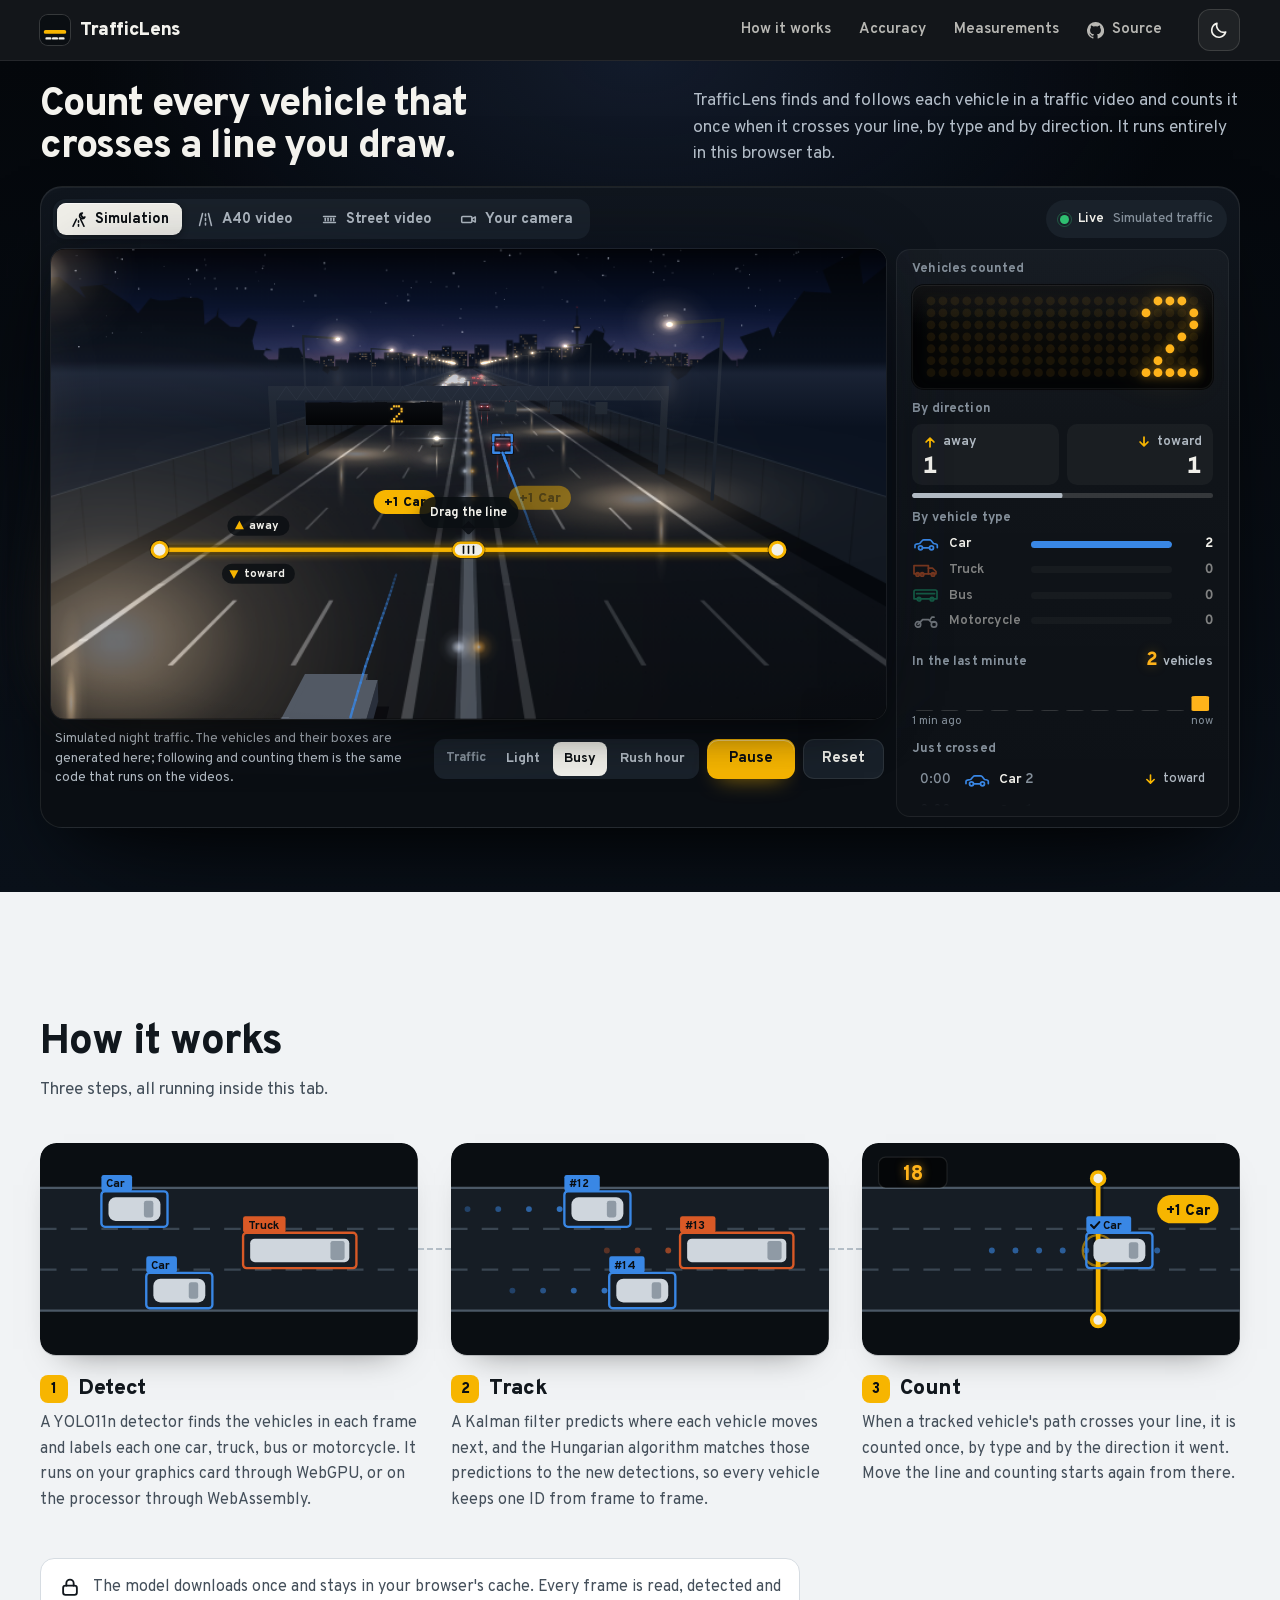
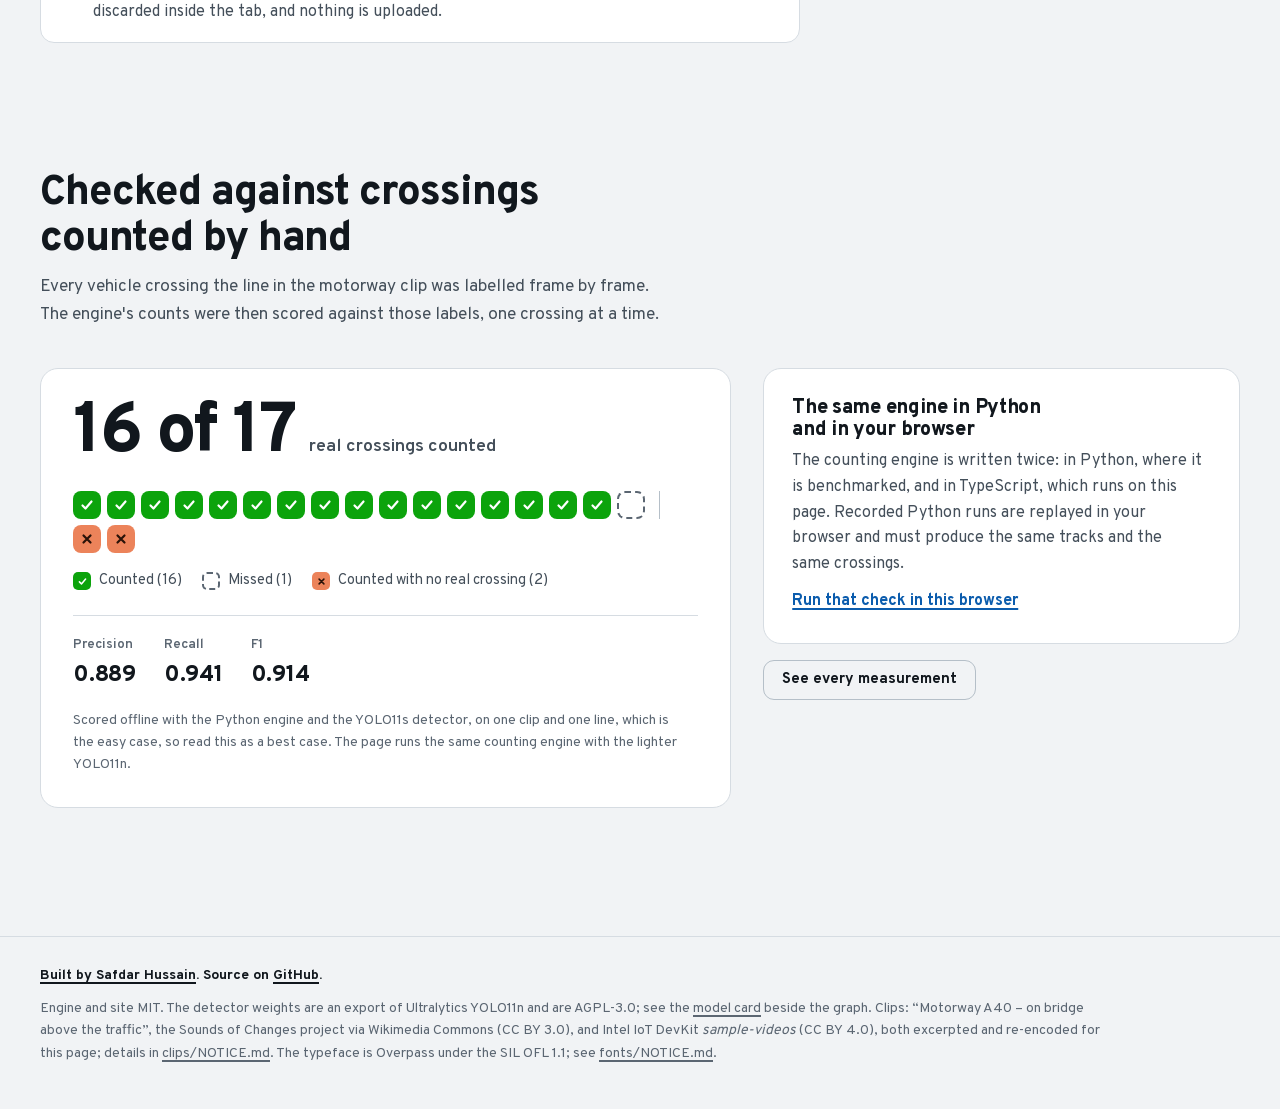
<file: docs/index.html>
<!doctype html>
<!-- TrafficLens · built by Safdar Hussain · https://github.com/safdar-hussain1 -->
<html lang="en">
  <head>
    <meta charset="utf-8" />
    <meta name="viewport" content="width=device-width, initial-scale=1" />
    <meta name="author" content="Safdar Hussain" />
    <title>TrafficLens — vehicle counting that runs in your browser</title>
    <meta
      name="description"
      content="Draw a line on a traffic video and count the vehicles that cross it, by class and direction. The detector runs in your browser; no frame leaves your device."
    />
    <meta name="google-site-verification" content="0SIEfExLTSQj1qvnHWF5A5fY58KVl2lpIEnePP9CtI0" />
    <link rel="canonical" href="https://safdar-hussain1.github.io/trafficlens/" />
    <!-- The mark is two shapes: the road's ground and the counting line drawn across it. -->
    <link rel="icon" href="./favicon.svg" type="image/svg+xml" />
    <meta name="theme-color" content="#0a0e12" />

    <!-- Open Graph and Twitter. og-image.png is a screenshot of this page in a
         real browser, counting the simulated motorway -- not a mock-up. -->
    <meta property="og:type" content="website" />
    <meta property="og:site_name" content="Safdar Hussain" />
    <meta property="og:title" content="TrafficLens — vehicle counting that runs in your browser" />
    <meta
      property="og:description"
      content="Draw a line on a traffic video and count the vehicles that cross it, by class and direction. The detector runs in your browser; no frame leaves your device."
    />
    <meta property="og:url" content="https://safdar-hussain1.github.io/trafficlens/" />
    <meta property="og:image" content="https://safdar-hussain1.github.io/trafficlens/og-image.png" />
    <meta property="og:image:width" content="1200" />
    <meta property="og:image:height" content="630" />
    <meta
      property="og:image:alt"
      content="The TrafficLens live demo at night: a yellow counting line across a six-lane motorway, boxes on the vehicles being followed, and an amber LED counter beside the road."
    />

    <meta name="twitter:card" content="summary_large_image" />
    <meta name="twitter:title" content="TrafficLens — vehicle counting that runs in your browser" />
    <meta
      name="twitter:description"
      content="Draw a line on a traffic video and count the vehicles that cross it, by class and direction. The detector runs in your browser; no frame leaves your device."
    />
    <meta name="twitter:image" content="https://safdar-hussain1.github.io/trafficlens/og-image.png" />
    <meta
      name="twitter:image:alt"
      content="The TrafficLens live demo at night: a yellow counting line across a six-lane motorway, boxes on the vehicles being followed, and an amber LED counter beside the road."
    />

    <!-- Structured data: the page as an application you can run, and the
         repository as its source. -->
    <script type="application/ld+json">
      {
        "@context": "https://schema.org",
        "@graph": [
          {
            "@type": "WebApplication",
            "name": "TrafficLens",
            "url": "https://safdar-hussain1.github.io/trafficlens/",
            "description": "Draw a line on a traffic video and count the vehicles that cross it, by class and direction. The detector runs in your browser; no frame leaves your device.",
            "image": "https://safdar-hussain1.github.io/trafficlens/og-image.png",
            "applicationCategory": "BusinessApplication",
            "operatingSystem": "Any (runs in a web browser)",
            "browserRequirements": "Requires JavaScript and WebAssembly; uses WebGPU where the browser provides it",
            "isAccessibleForFree": true,
            "offers": { "@type": "Offer", "price": "0", "priceCurrency": "USD" },
            "author": {
              "@type": "Person",
              "name": "Safdar Hussain",
              "url": "https://github.com/safdar-hussain1",
              "sameAs": [
                "https://github.com/safdar-hussain1",
                "https://www.linkedin.com/in/safdar-hussain-a8a61b248"
              ]
            }
          },
          {
            "@type": "SoftwareSourceCode",
            "name": "TrafficLens",
            "codeRepository": "https://github.com/safdar-hussain1/trafficlens",
            "programmingLanguage": ["Python", "TypeScript"],
            "license": "https://opensource.org/licenses/MIT",
            "author": {
              "@type": "Person",
              "name": "Safdar Hussain",
              "url": "https://github.com/safdar-hussain1",
              "sameAs": [
                "https://github.com/safdar-hussain1",
                "https://www.linkedin.com/in/safdar-hussain-a8a61b248"
              ]
            }
          }
        ]
      }
    </script>

    <script>
      // Ahead of first paint, and ahead of the bundle: a stored theme has to be
      // on the document before anything is drawn, or the page flashes the other
      // theme on every load. The toggle writes localStorage BEFORE it touches
      // the document, so a reload can never lose the choice.
      try {
        var stored = localStorage.getItem("trafficlens-theme");
        if (stored === "light" || stored === "dark") {
          document.documentElement.setAttribute("data-theme", stored);
        }
      } catch (error) {
        // Storage can be unavailable (private mode, blocked cookies). The page
        // then follows the operating system, which is the right default anyway.
      }
    </script>
    <script type="module" crossorigin src="./assets/index-C9SN5Ub6.js"></script>
    <link rel="modulepreload" crossorigin href="./assets/styles-2FHFaL5-.js">
    <link rel="stylesheet" crossorigin href="./assets/styles-Bx3nUlxA.css">
  </head>
  <body>
    <a class="skip-link" href="#control-room">Skip to the live demo</a>

    <header class="site-nav">
      <div class="wrap site-nav__inner">
        <a class="brand" href="#top">
          <svg class="brand__mark" viewBox="0 0 32 32" aria-hidden="true" focusable="false">
            <rect width="32" height="32" rx="8" fill="#0a0e12" />
            <path d="M6 18h20" stroke="#f7b500" stroke-width="4" stroke-linecap="round" />
            <path d="M7 25h4M14 25h4M21 25h4" stroke="#f1f0ea" stroke-width="2.5" stroke-linecap="round" />
          </svg>
          <span class="brand__name">TrafficLens</span>
        </a>
        <nav class="site-nav__links" aria-label="Site">
          <a href="#how">How it works</a>
          <a href="#accuracy">Accuracy</a>
          <a href="measurements.html">Measurements</a>
          <a class="site-nav__source" href="https://github.com/safdar-hussain1/trafficlens">
            <svg viewBox="0 0 16 16" aria-hidden="true" focusable="false"><path fill="currentColor" d="M8 0a8 8 0 0 0-2.53 15.59c.4.07.55-.17.55-.38v-1.33c-2.23.48-2.7-1.07-2.7-1.07-.36-.92-.89-1.17-.89-1.17-.73-.5.06-.49.06-.49.8.06 1.23.83 1.23.83.72 1.22 1.87.87 2.33.66.07-.52.28-.87.5-1.07-1.78-.2-3.65-.89-3.65-3.95 0-.87.31-1.59.82-2.15-.08-.2-.36-1.02.08-2.12 0 0 .67-.21 2.2.82a7.6 7.6 0 0 1 4 0c1.53-1.04 2.2-.82 2.2-.82.44 1.1.16 1.92.08 2.12.51.56.82 1.28.82 2.15 0 3.07-1.87 3.75-3.65 3.95.29.25.54.73.54 1.48v2.2c0 .21.15.46.55.38A8 8 0 0 0 8 0Z"/></svg>
            <span>Source</span>
          </a>
        </nav>
        <button class="icon-button theme-toggle" id="theme-toggle" type="button" aria-label="Switch theme">
          <svg class="theme-toggle__moon" viewBox="0 0 24 24" aria-hidden="true" focusable="false"><path fill="none" stroke="currentColor" stroke-width="2" stroke-linecap="round" stroke-linejoin="round" d="M20 14.5A8.5 8.5 0 0 1 9.5 4a8.5 8.5 0 1 0 10.5 10.5Z"/></svg>
          <svg class="theme-toggle__sun" viewBox="0 0 24 24" aria-hidden="true" focusable="false"><g fill="none" stroke="currentColor" stroke-width="2" stroke-linecap="round"><circle cx="12" cy="12" r="4.2"/><path d="M12 2.5v2.2M12 19.3v2.2M4.6 4.6l1.6 1.6M17.8 17.8l1.6 1.6M2.5 12h2.2M19.3 12h2.2M4.6 19.4l1.6-1.6M17.8 6.2l1.6-1.6"/></g></svg>
        </button>
      </div>
    </header>

    <main>
      <section class="hero" aria-labelledby="hero-title">
        <div class="wrap">
          <div class="hero__head">
            <h1 id="hero-title">Count every vehicle that crosses a line you draw.</h1>
            <p class="hero__lede">
              TrafficLens finds and follows each vehicle in a traffic video and counts it once when it
              crosses your line, by type and by direction. It runs entirely in this browser tab.
            </p>
          </div>

          <div class="console" id="control-room">
            <h2 class="visually-hidden">Live demo</h2>
            <div class="console__bar">
              <div class="tabs" id="source-switcher" role="group" aria-label="What to count"></div>
              <p class="status" id="backend-badge" data-state="checking">
                <span class="status__dot" aria-hidden="true"></span>
                <span class="status__state" id="run-state" role="status">Checking this device…</span>
                <span class="status__perf" id="perf"></span>
              </p>
            </div>

            <div class="console__body">
              <div class="stage">
                <div class="stage__frame">
                  <canvas class="stage__ambient" id="stage-ambient" width="32" height="18" aria-hidden="true"></canvas>
                  <div class="stage__media" id="stage-video">
                    <canvas id="video-canvas" role="img" aria-label="The road, with a box on every vehicle being followed and the yellow counting line"></canvas>
                    <button class="handle handle--start" id="handle-start" type="button">
                      <span class="visually-hidden">Counting line, start point. Arrow keys move it.</span>
                    </button>
                    <button class="handle handle--body" id="handle-body" type="button">
                      <span class="visually-hidden">Whole counting line. Arrow keys move it.</span>
                    </button>
                    <button class="handle handle--end" id="handle-end" type="button">
                      <span class="visually-hidden">Counting line, end point. Arrow keys move it.</span>
                    </button>
                    <p class="gate-hint" id="gate-hint" aria-hidden="true">Drag the line</p>
                    <div class="launch" id="empty-state" hidden>
                      <button class="launch__button" id="launch-button" type="button">
                        <svg viewBox="0 0 24 24" aria-hidden="true" focusable="false"><path fill="currentColor" d="M8 5.5v13a1 1 0 0 0 1.5.86l10.6-6.5a1 1 0 0 0 0-1.72L9.5 4.64A1 1 0 0 0 8 5.5Z"/></svg>
                        <span>Run the detector on this video</span>
                      </button>
                      <p class="launch__note" id="empty-text">
                        Downloads the detector and its runtime once, then runs on your device. No video
                        leaves this tab.
                      </p>
                      <progress class="progress" id="load-progress" hidden max="1" value="0"></progress>
                    </div>
                    <noscript><p class="noscript">The live demo needs JavaScript.</p></noscript>
                  </div>
                </div>
                <div class="stage__foot">
                  <p class="stage__caption" id="video-caption">Loading…</p>
                  <div class="stage__actions">
                    <div class="traffic" id="traffic-control" role="group" aria-labelledby="traffic-label">
                      <span class="traffic__label" id="traffic-label">Traffic</span>
                      <button type="button" data-density="light" aria-pressed="false">Light</button>
                      <button type="button" data-density="busy" aria-pressed="true">Busy</button>
                      <button type="button" data-density="rush" aria-pressed="false">Rush hour</button>
                    </div>
                    <button class="button button--primary" id="start-button" type="button">Start</button>
                    <button class="button button--quiet" id="reset-button" type="button">Reset</button>
                  </div>
                </div>
                <p class="status-line" id="status-line" role="alert"></p>
              </div>

              <section class="readout" aria-label="Live counts">
                <section class="readout__total" aria-labelledby="total-label">
                  <h3 class="readout__label" id="total-label">Vehicles counted</h3>
                  <div class="vms" id="vms" aria-hidden="true"></div>
                  <p class="visually-hidden"><span id="total-count">0</span> vehicles counted at the line</p>
                  <p class="readout__since" id="counting-since"></p>
                </section>
                <section class="readout__block readout__block--dir" aria-labelledby="direction-label">
                  <h3 class="readout__label" id="direction-label">By direction</h3>
                  <ul class="directions" id="direction-counts"></ul>
                  <div class="split" id="direction-split" data-empty="true" aria-hidden="true"><i></i></div>
                </section>
                <section class="readout__block readout__block--types" aria-labelledby="class-label">
                  <h3 class="readout__label" id="class-label">By vehicle type</h3>
                  <ul class="types" id="class-counts"></ul>
                </section>
                <section class="readout__block readout__block--flow" aria-labelledby="flow-label">
                  <div class="flow__head">
                    <h3 class="readout__label" id="flow-label">In the last minute</h3>
                    <p class="flow__count"><span class="num" id="flow-count">0</span> vehicles</p>
                  </div>
                  <div class="flow" id="flow-chart" aria-hidden="true"></div>
                  <p class="flow__axis" aria-hidden="true"><span>1 min ago</span><span>now</span></p>
                </section>
                <section class="readout__block readout__block--feed" aria-labelledby="feed-label">
                  <h3 class="readout__label" id="feed-label">Just crossed</h3>
                  <ol class="feed" id="feed"></ol>
                </section>
              </section>
            </div>
          </div>
        </div>
      </section>

      <section class="how" id="how" aria-labelledby="how-title">
        <div class="wrap">
          <div class="section-head">
            <h2 id="how-title">How it works</h2>
            <p>Three steps, all running inside this tab.</p>
          </div>

          <ol class="steps">
            <li class="step">
              <svg class="step__art step__art--detect" viewBox="0 0 320 180" role="img" aria-labelledby="art-detect">
                <title id="art-detect">Three vehicles on a road, each inside a box labelled with its type.</title>
                <rect width="320" height="180" rx="14" fill="#0a0e12" />
                <rect x="0" y="38" width="320" height="104" fill="#161d25" />
                <path d="M0 38h320M0 142h320" stroke="#4b5866" stroke-width="2" />
                <path class="art-lanes" d="M0 72.7h320M0 107.3h320" stroke="#3a4652" stroke-width="2" stroke-dasharray="14 12" />
                <rect x="58" y="46" width="44" height="20" rx="6" fill="#cfd6dd" /><rect x="88" y="49" width="8" height="14" rx="2" fill="#8f9aa5" /><rect x="178" y="81" width="84" height="20" rx="4" fill="#cfd6dd" /><rect x="246" y="83" width="12" height="16" rx="2" fill="#8f9aa5" /><rect x="96" y="115" width="44" height="20" rx="6" fill="#cfd6dd" /><rect x="126" y="118" width="8" height="14" rx="2" fill="#8f9aa5" />
                <g font-family="Overpass, sans-serif" font-size="10" font-weight="700" fill="#0a0e12">
                  <g class="art-snap art-snap--1"><rect x="52" y="41" width="56" height="30" rx="3" fill="none" stroke="#3987e5" stroke-width="2" /><rect x="52" y="27" width="26" height="14" rx="2" fill="#3987e5" /><text x="56" y="37.5">Car</text></g>
                  <g class="art-snap art-snap--2"><rect x="172" y="76" width="96" height="30" rx="3" fill="none" stroke="#d95926" stroke-width="2" /><rect x="172" y="62" width="36" height="14" rx="2" fill="#d95926" /><text x="176" y="72.5">Truck</text></g>
                  <g class="art-snap art-snap--3"><rect x="90" y="110" width="56" height="30" rx="3" fill="none" stroke="#3987e5" stroke-width="2" /><rect x="90" y="96" width="26" height="14" rx="2" fill="#3987e5" /><text x="94" y="106.5">Car</text></g>
                </g>
              </svg>
              <h3><span class="step__n" aria-hidden="true">1</span>Detect</h3>
              <p>
                A YOLO11n detector finds the vehicles in each frame and labels each one car, truck,
                bus or motorcycle. It runs on your graphics card through WebGPU, or on the processor
                through WebAssembly.
              </p>
            </li>

            <li class="step">
              <svg class="step__art step__art--track" viewBox="0 0 320 180" role="img" aria-labelledby="art-track">
                <title id="art-track">The same vehicles, each keeping one ID number, with dots marking where they were in earlier frames.</title>
                <rect width="320" height="180" rx="14" fill="#0a0e12" />
                <g class="art-scene">
                <rect x="0" y="38" width="320" height="104" fill="#161d25" />
                <path d="M0 38h320M0 142h320" stroke="#4b5866" stroke-width="2" />
                <path class="art-lanes" d="M0 72.7h320M0 107.3h320" stroke="#3a4652" stroke-width="2" stroke-dasharray="14 12" />
                  <circle class="art-dot art-dot--1" cx="14" cy="56" r="2.5" fill="#3987e5" opacity="0.35" /><circle class="art-dot art-dot--2" cx="40" cy="56" r="2.5" fill="#3987e5" opacity="0.50" /><circle class="art-dot art-dot--3" cx="66" cy="56" r="2.5" fill="#3987e5" opacity="0.65" /><circle class="art-dot art-dot--4" cx="92" cy="56" r="2.5" fill="#3987e5" opacity="0.80" />
                  <circle class="art-dot art-dot--1" cx="132" cy="91" r="2.5" fill="#d95926" opacity="0.35" /><circle class="art-dot art-dot--2" cx="158" cy="91" r="2.5" fill="#d95926" opacity="0.50" /><circle class="art-dot art-dot--3" cx="184" cy="91" r="2.5" fill="#d95926" opacity="0.65" /><circle class="art-dot art-dot--4" cx="210" cy="91" r="2.5" fill="#d95926" opacity="0.80" />
                  <circle class="art-dot art-dot--1" cx="52" cy="125" r="2.5" fill="#3987e5" opacity="0.35" /><circle class="art-dot art-dot--2" cx="78" cy="125" r="2.5" fill="#3987e5" opacity="0.50" /><circle class="art-dot art-dot--3" cx="104" cy="125" r="2.5" fill="#3987e5" opacity="0.65" /><circle class="art-dot art-dot--4" cx="130" cy="125" r="2.5" fill="#3987e5" opacity="0.80" />
                  <g class="art-drive">
                    <rect x="102" y="46" width="44" height="20" rx="6" fill="#cfd6dd" /><rect x="132" y="49" width="8" height="14" rx="2" fill="#8f9aa5" /><rect x="200" y="81" width="84" height="20" rx="4" fill="#cfd6dd" /><rect x="268" y="83" width="12" height="16" rx="2" fill="#8f9aa5" /><rect x="140" y="115" width="44" height="20" rx="6" fill="#cfd6dd" /><rect x="170" y="118" width="8" height="14" rx="2" fill="#8f9aa5" />
                    <g font-family="Overpass, sans-serif" font-size="10" font-weight="700" fill="#0a0e12">
                      <rect x="96" y="41" width="56" height="30" rx="3" fill="none" stroke="#3987e5" stroke-width="2" /><rect x="96" y="27" width="30" height="14" rx="2" fill="#3987e5" /><text x="100" y="37.5">#12</text>
                      <rect x="194" y="76" width="96" height="30" rx="3" fill="none" stroke="#d95926" stroke-width="2" /><rect x="194" y="62" width="30" height="14" rx="2" fill="#d95926" /><text x="198" y="72.5">#13</text>
                      <rect x="134" y="110" width="56" height="30" rx="3" fill="none" stroke="#3987e5" stroke-width="2" /><rect x="134" y="96" width="30" height="14" rx="2" fill="#3987e5" /><text x="138" y="106.5">#14</text>
                    </g>
                  </g>
                </g>
              </svg>
              <h3><span class="step__n" aria-hidden="true">2</span>Track</h3>
              <p>
                A Kalman filter predicts where each vehicle moves next, and the Hungarian algorithm
                matches those predictions to the new detections, so every vehicle keeps one ID from
                frame to frame.
              </p>
            </li>

            <li class="step">
              <svg class="step__art step__art--count" viewBox="0 0 320 180" role="img" aria-labelledby="art-count">
                <title id="art-count">A yellow counting line across the road. A car whose path has just crossed it adds one to the count.</title>
                <rect width="320" height="180" rx="14" fill="#0a0e12" />
                <g class="art-scene">
                <rect x="0" y="38" width="320" height="104" fill="#161d25" />
                <path d="M0 38h320M0 142h320" stroke="#4b5866" stroke-width="2" />
                <path class="art-lanes" d="M0 72.7h320M0 107.3h320" stroke="#3a4652" stroke-width="2" stroke-dasharray="14 12" />
                  <circle class="art-trace art-trace--1" cx="110" cy="91" r="2.5" fill="#3987e5" opacity="0.6" /><circle class="art-trace art-trace--2" cx="130" cy="91" r="2.5" fill="#3987e5" opacity="0.6" /><circle class="art-trace art-trace--3" cx="150" cy="91" r="2.5" fill="#3987e5" opacity="0.6" /><circle class="art-trace art-trace--4" cx="170" cy="91" r="2.5" fill="#3987e5" opacity="0.6" /><circle class="art-trace art-trace--5" cx="190" cy="91" r="2.5" fill="#3987e5" opacity="0.6" /><circle class="art-trace art-trace--6" cx="230" cy="91" r="2.5" fill="#3987e5" opacity="0.6" /><circle class="art-trace art-trace--7" cx="250" cy="91" r="2.5" fill="#3987e5" opacity="0.6" />
                  <path class="art-line-glow" d="M200 30v120" stroke="#f7b500" stroke-width="12" stroke-linecap="round" opacity="0" />
                  <path d="M200 30v120" stroke="#0a0e12" stroke-width="9" stroke-linecap="round" opacity="0.6" />
                  <path d="M200 30v120" stroke="#f7b500" stroke-width="4" stroke-linecap="round" />
                  <circle cx="200" cy="30" r="5.5" fill="#f1f0ea" stroke="#f7b500" stroke-width="3" />
                  <circle cx="200" cy="150" r="5.5" fill="#f1f0ea" stroke="#f7b500" stroke-width="3" />
                  <circle class="art-ring" cx="200" cy="91" r="13" fill="none" stroke="#f7b500" stroke-width="2" opacity="0.55" />
                  <g class="art-drive art-drive--count">
                    <rect x="196" y="81" width="44" height="20" rx="6" fill="#cfd6dd" /><rect x="226" y="84" width="8" height="14" rx="2" fill="#8f9aa5" />
                    <rect x="190" y="76" width="56" height="30" rx="3" fill="none" stroke="#3987e5" stroke-width="2" />
                    <g font-family="Overpass, sans-serif" font-size="10" font-weight="700" fill="#0a0e12">
                      <g class="art-before"><rect x="190" y="62" width="26" height="14" rx="2" fill="#3987e5" /><text x="194" y="72.5">Car</text></g>
                      <g class="art-after"><rect x="190" y="62" width="38" height="14" rx="2" fill="#3987e5" /><path d="M194 69.5l2.5 2.5 4.5-5" fill="none" stroke="#0a0e12" stroke-width="1.8" stroke-linecap="round" stroke-linejoin="round" /><text x="204" y="72.5">Car</text></g>
                    </g>
                  </g>
                  <g class="art-plus" font-family="Overpass, sans-serif" font-weight="800">
                    <rect x="250" y="44" width="52" height="24" rx="12" fill="#f7b500" />
                    <text x="276" y="61" font-size="13" fill="#0a0e12" text-anchor="middle">+1 Car</text>
                  </g>
                  <g font-family="Overpass, sans-serif" font-weight="800" font-size="17" text-anchor="middle">
                    <rect x="14" y="12" width="58" height="26" rx="6" fill="#040608" stroke="#f1f0ea" stroke-opacity="0.1" />
                    <text class="art-before art-led" x="43" y="31" fill="#ffb31a">17</text>
                    <text class="art-after art-led" x="43" y="31" fill="#ffb31a">18</text>
                  </g>
                </g>
              </svg>
              <h3><span class="step__n" aria-hidden="true">3</span>Count</h3>
              <p>
                When a tracked vehicle's path crosses your line, it is counted once, by type and by the
                direction it went. Move the line and counting starts again from there.
              </p>
            </li>
          </ol>

          <p class="how__privacy">
            <svg viewBox="0 0 24 24" aria-hidden="true" focusable="false"><g fill="none" stroke="currentColor" stroke-width="2" stroke-linecap="round" stroke-linejoin="round"><rect x="4.5" y="10.5" width="15" height="10" rx="2.5"/><path d="M8 10.5V8a4 4 0 0 1 8 0v2.5"/></g></svg>
            <span>
              The model downloads once and stays in your browser's cache. Every frame is read, detected
              and discarded inside the tab, and nothing is uploaded.
            </span>
          </p>
        </div>
      </section>

      <section class="accuracy" id="accuracy" aria-labelledby="accuracy-title">
        <div class="wrap">
          <div class="section-head">
            <h2 id="accuracy-title">Checked against crossings counted by hand</h2>
            <p>
              Every vehicle crossing the line in the motorway clip was labelled frame by frame. The
              engine's counts were then scored against those labels, one crossing at a time.
            </p>
          </div>

          <div class="accuracy__grid">
            <figure class="tally" data-accuracy="tally"></figure>

            <div class="accuracy__side">
              <div class="parity">
                <h3>The same engine in Python and in your browser</h3>
                <p>
                  The counting engine is written twice: in Python, where it is benchmarked, and in
                  TypeScript, which runs on this page. Recorded Python runs are replayed in your browser
                  and must produce the same tracks and the same crossings.
                </p>
                <a class="text-link" href="?selftest=1">Run that check in this browser</a>
              </div>
              <a class="button button--outline" href="measurements.html">See every measurement</a>
            </div>
          </div>
        </div>
      </section>
    </main>

    <footer class="site-foot">
      <div class="wrap site-foot__inner">
        <p class="site-foot__credit">
          <a href="https://github.com/safdar-hussain1">Built by Safdar Hussain</a>. Source on
          <a href="https://github.com/safdar-hussain1/trafficlens">GitHub</a>.
        </p>
        <p class="site-foot__legal">
          Engine and site MIT. The detector weights are an export of Ultralytics YOLO11n and are
          AGPL-3.0; see the <a href="models/MODEL_CARD.md">model card</a> beside the graph. Clips:
          “Motorway A40 – on bridge above the traffic”, the Sounds of Changes project via Wikimedia
          Commons (CC&nbsp;BY&nbsp;3.0), and Intel IoT DevKit <em>sample-videos</em>
          (CC&nbsp;BY&nbsp;4.0), both excerpted and re-encoded for this page; details in
          <a href="clips/NOTICE.md">clips/NOTICE.md</a>. The typeface is Overpass under the SIL OFL
          1.1; see <a href="fonts/NOTICE.md">fonts/NOTICE.md</a>.
        </p>
      </div>
    </footer>

  </body>
</html>
</file>
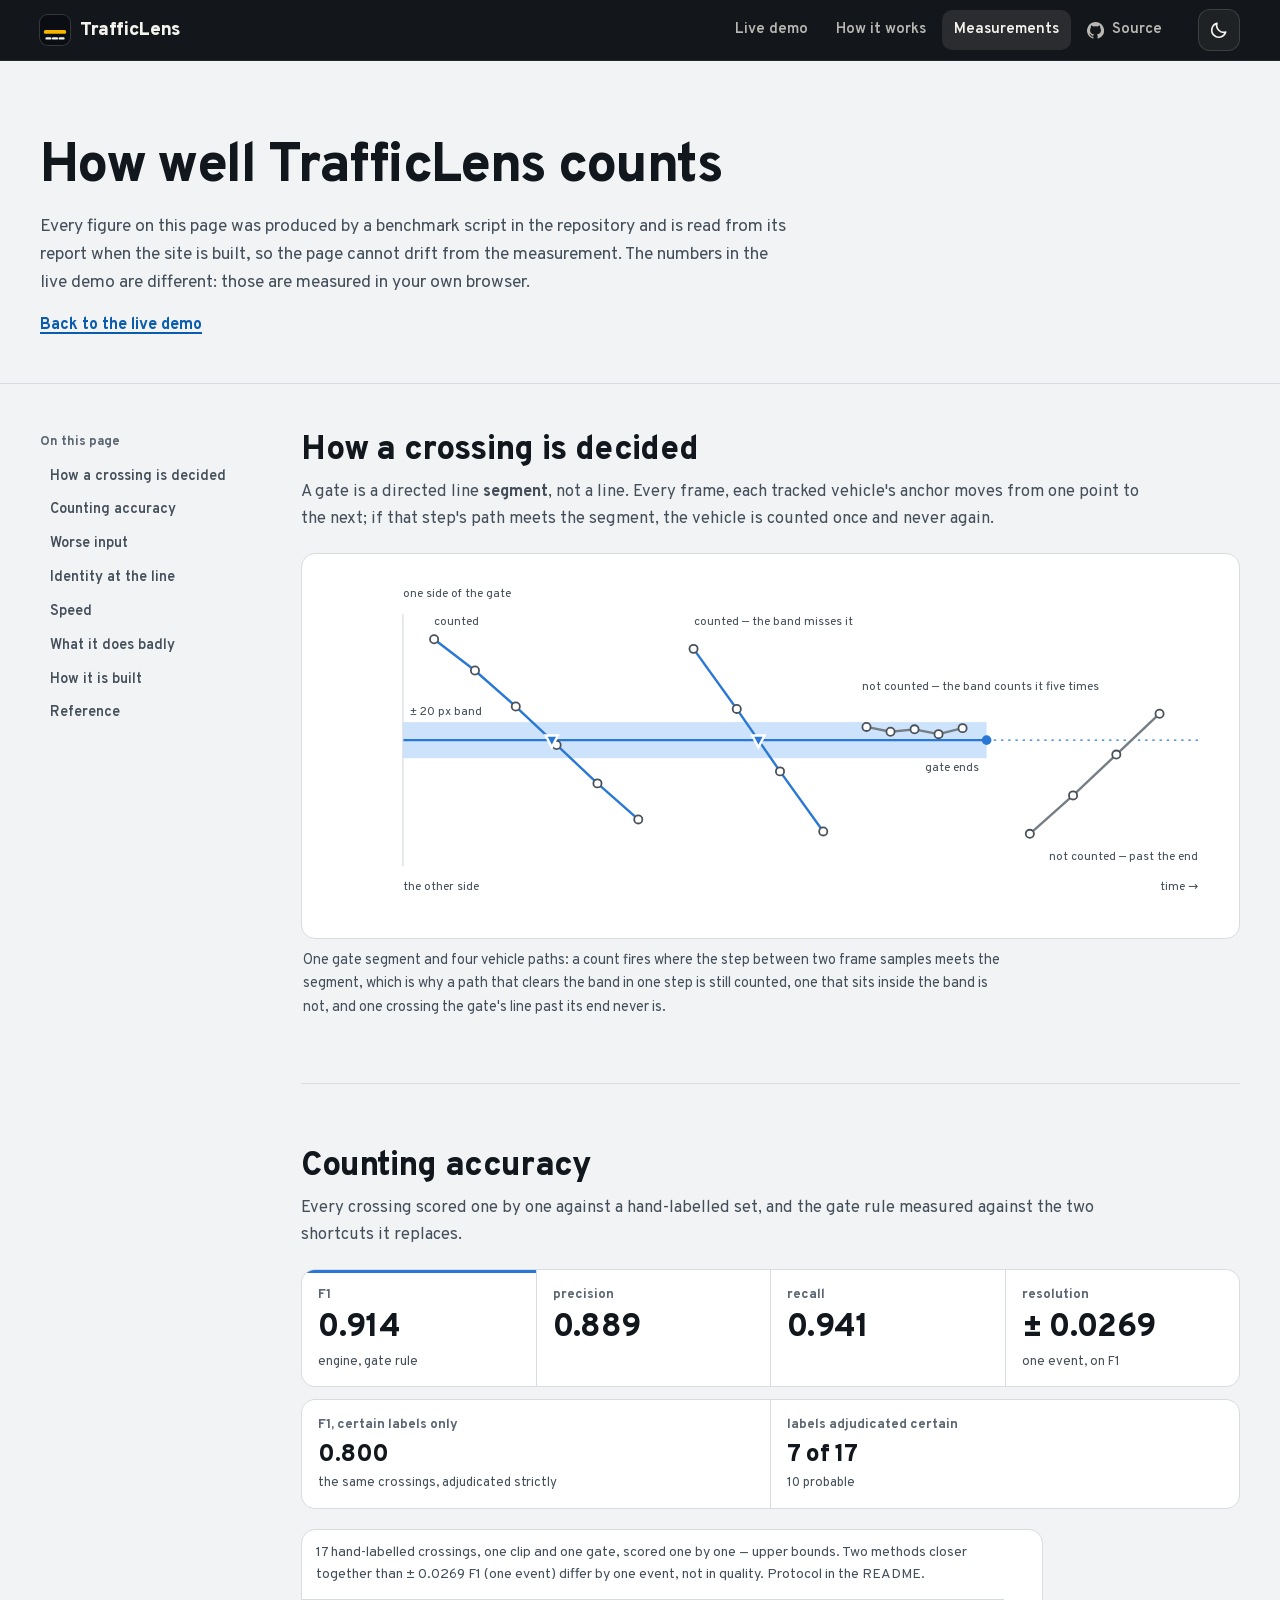
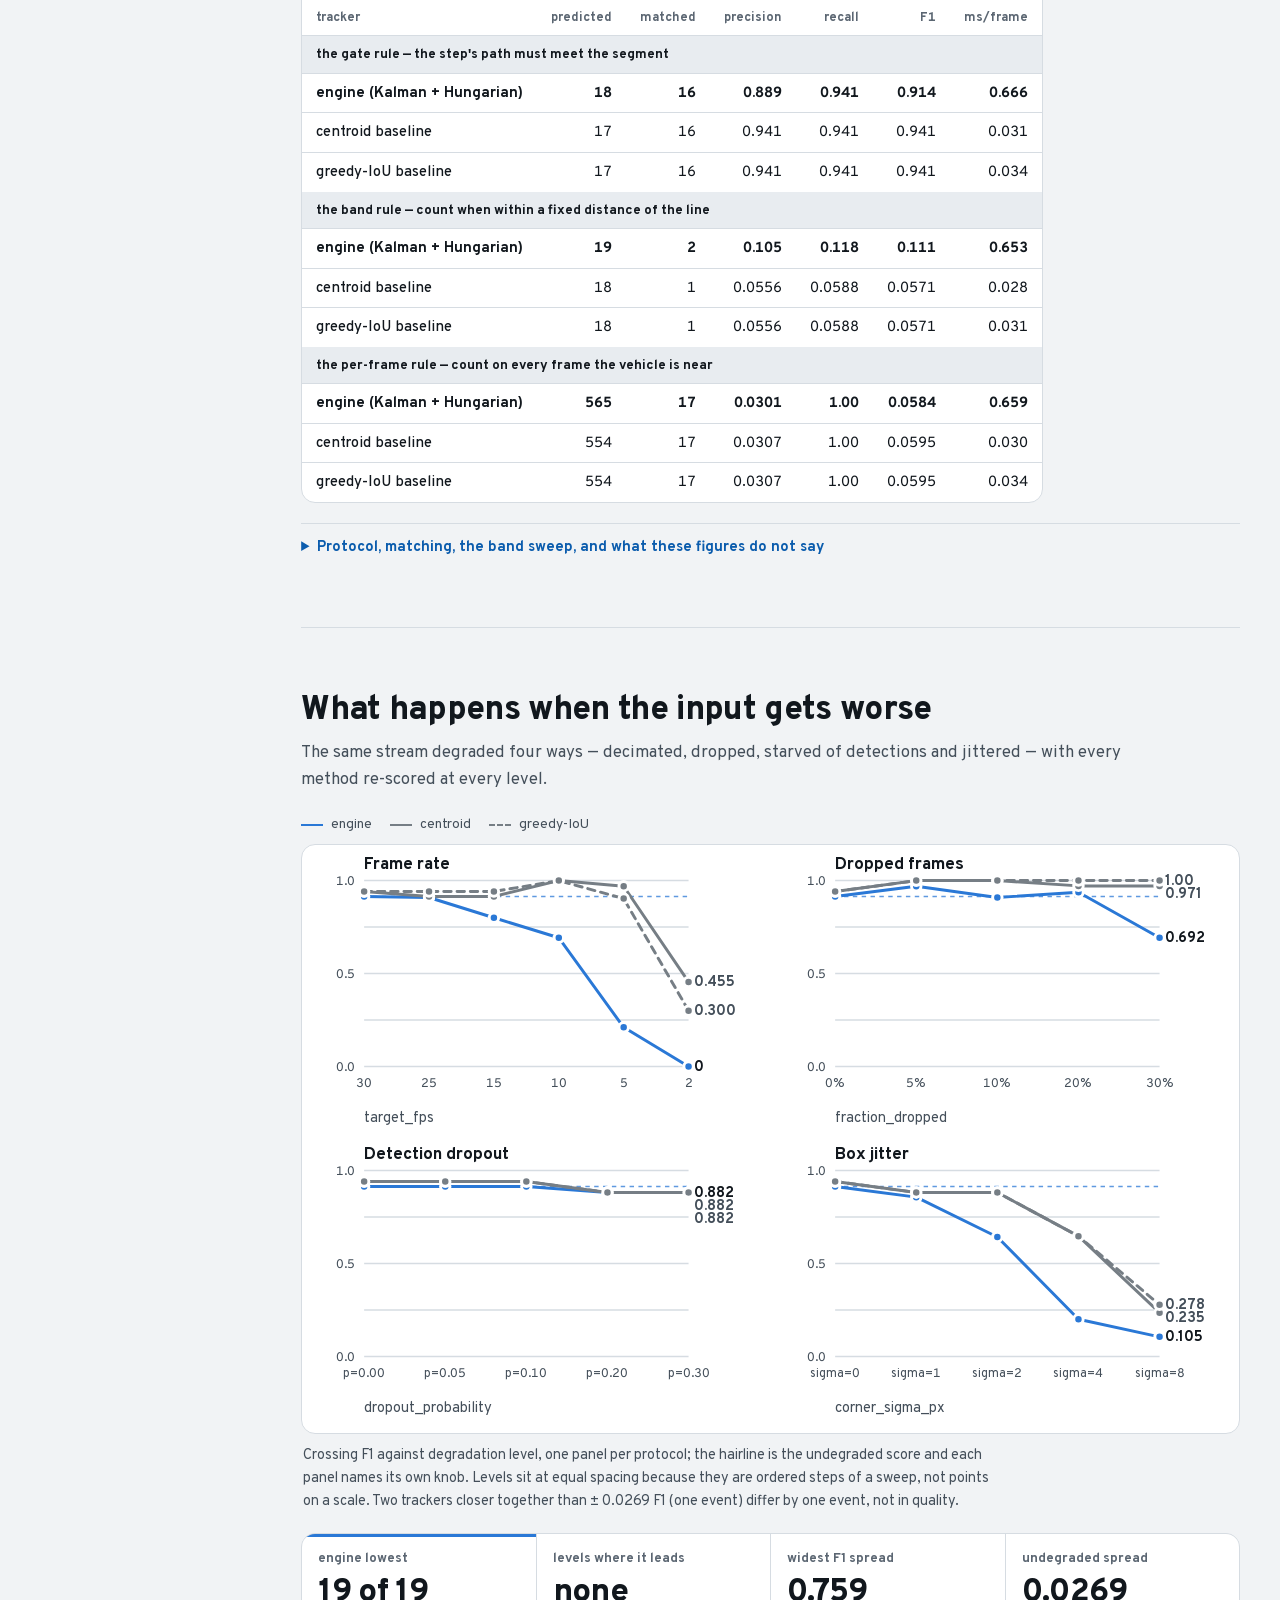
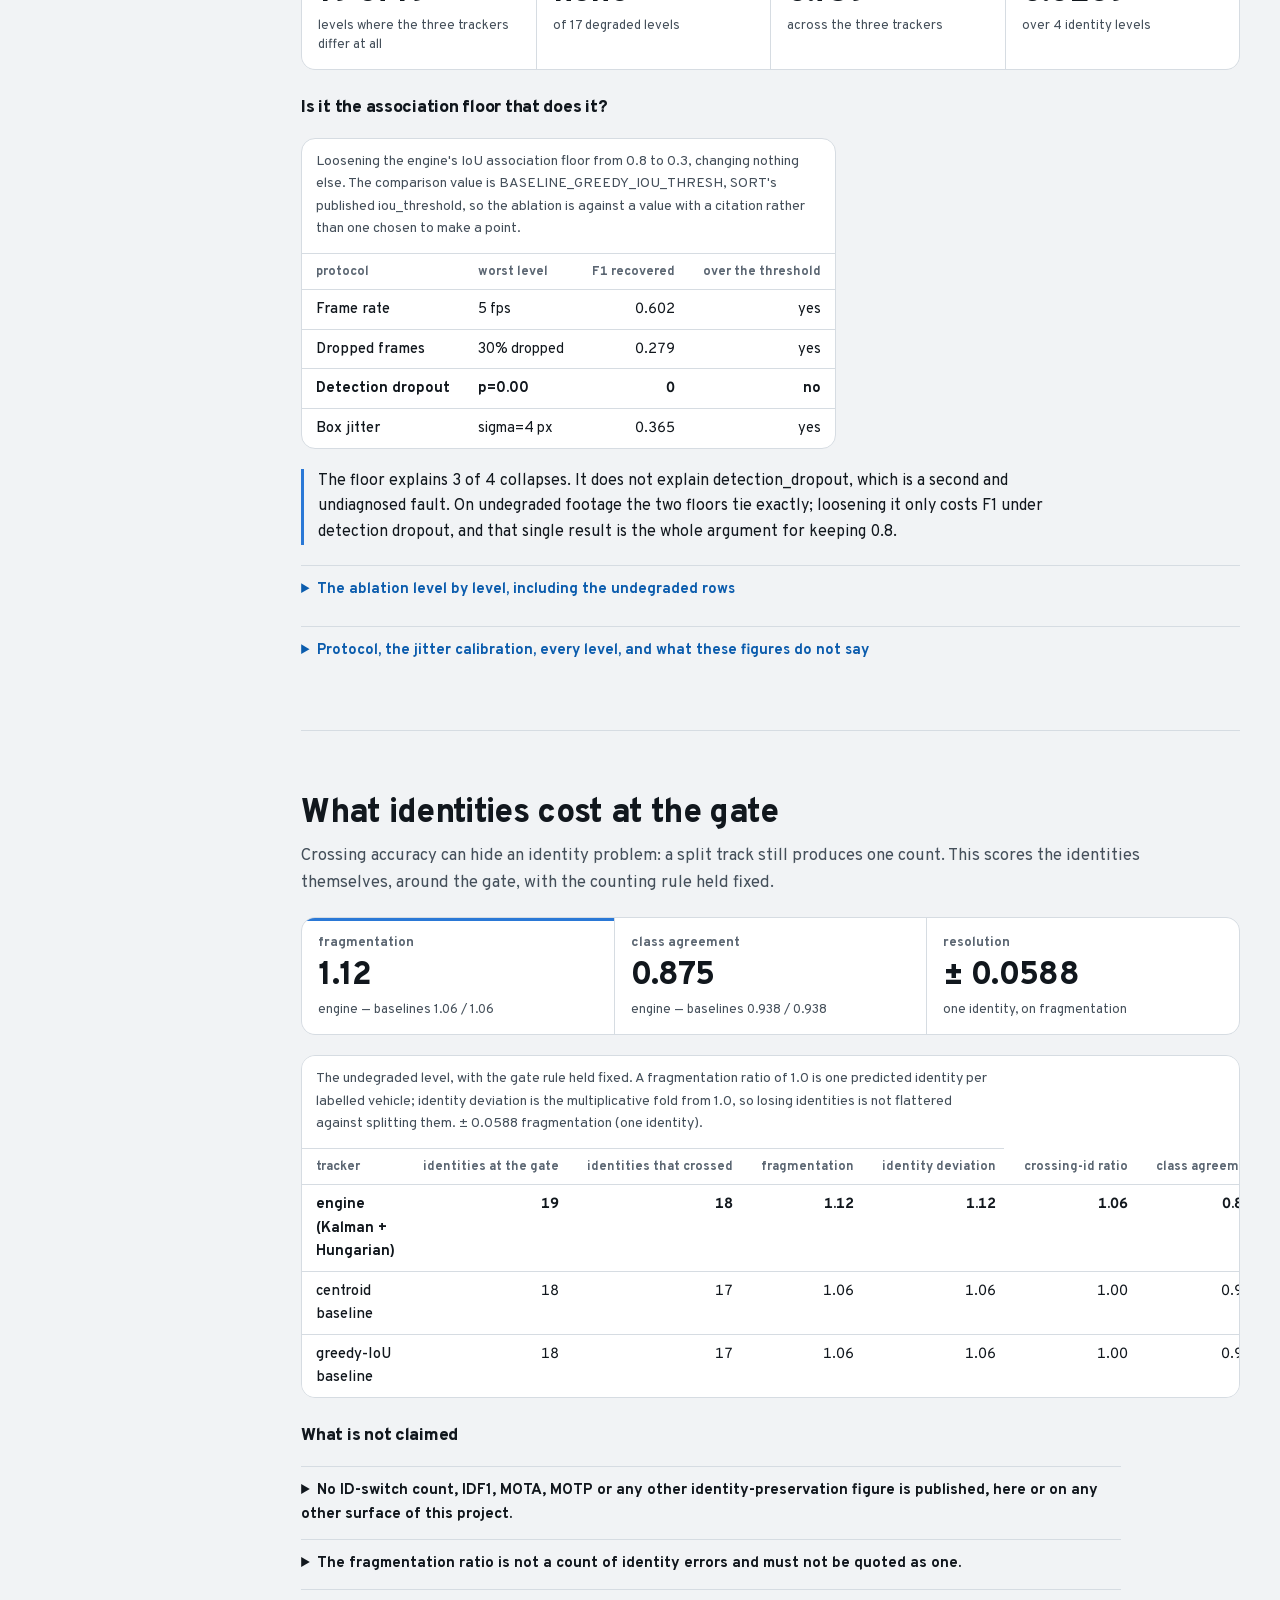
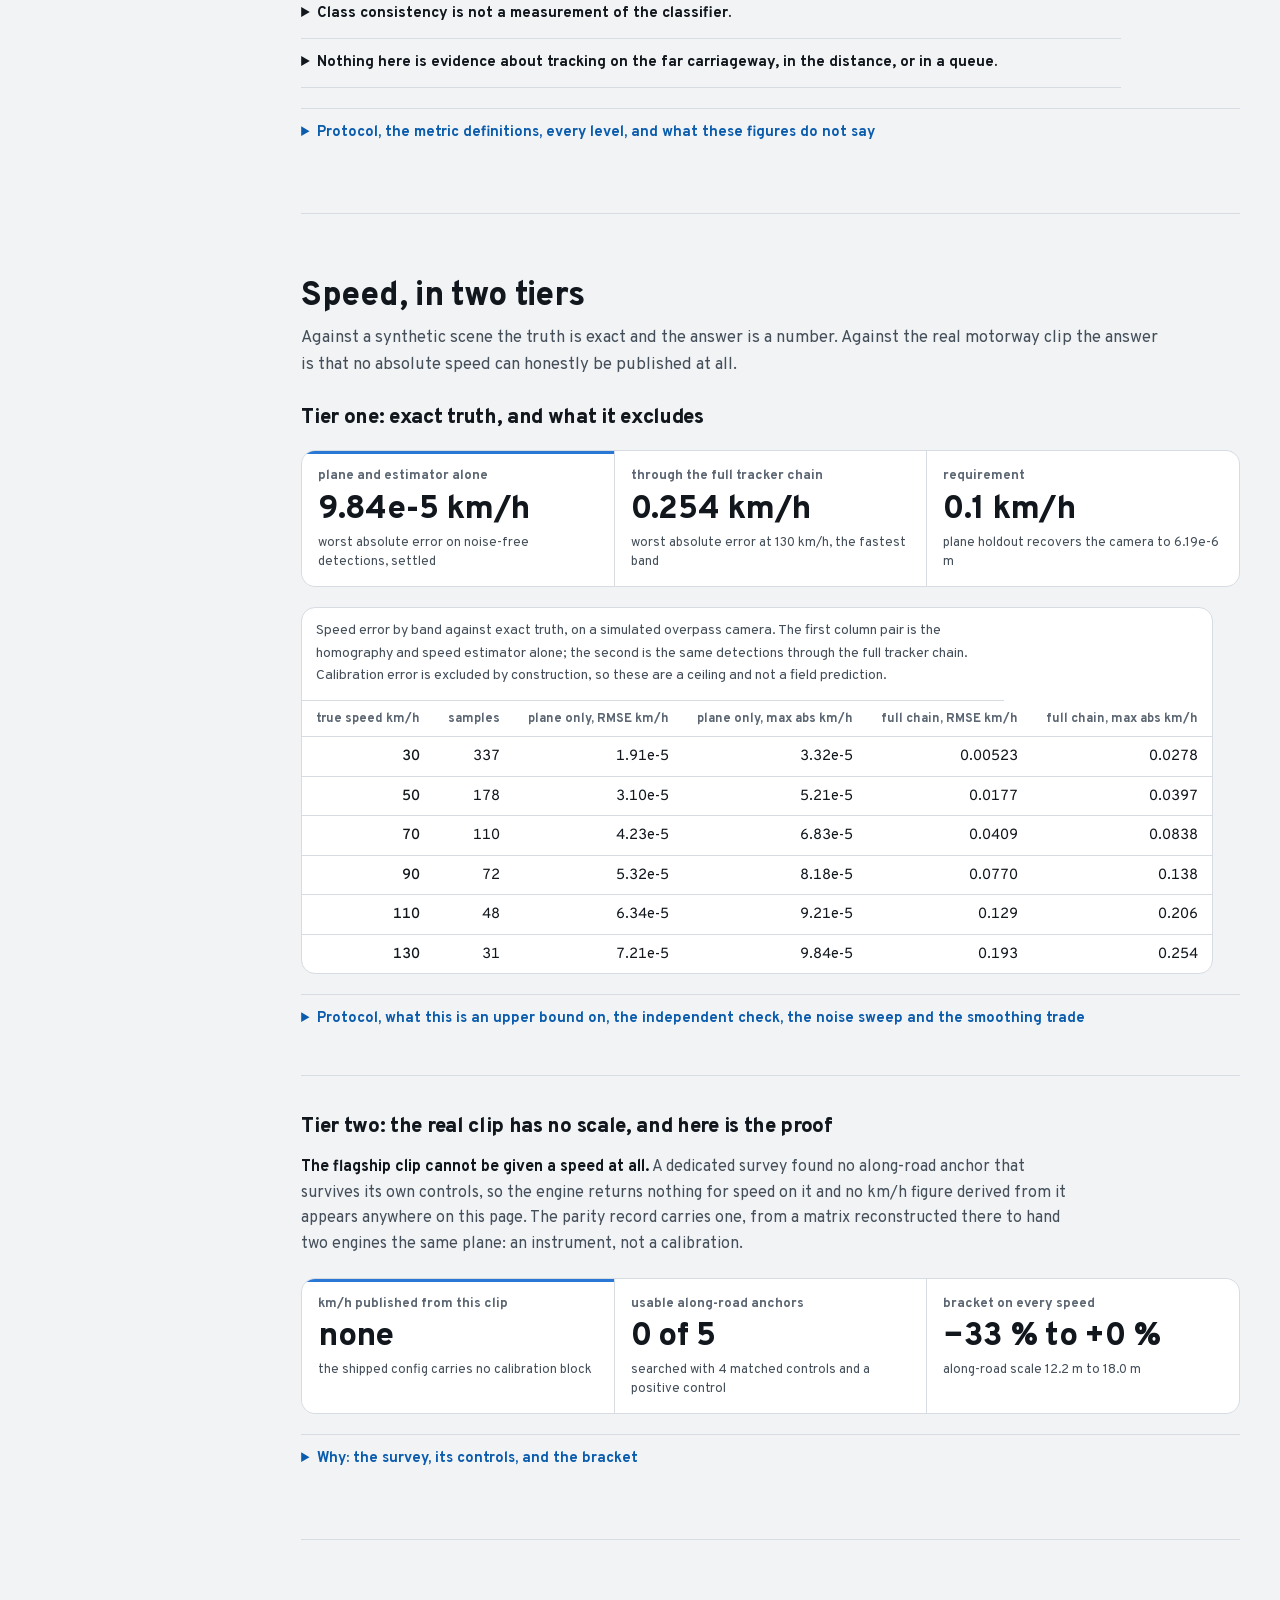
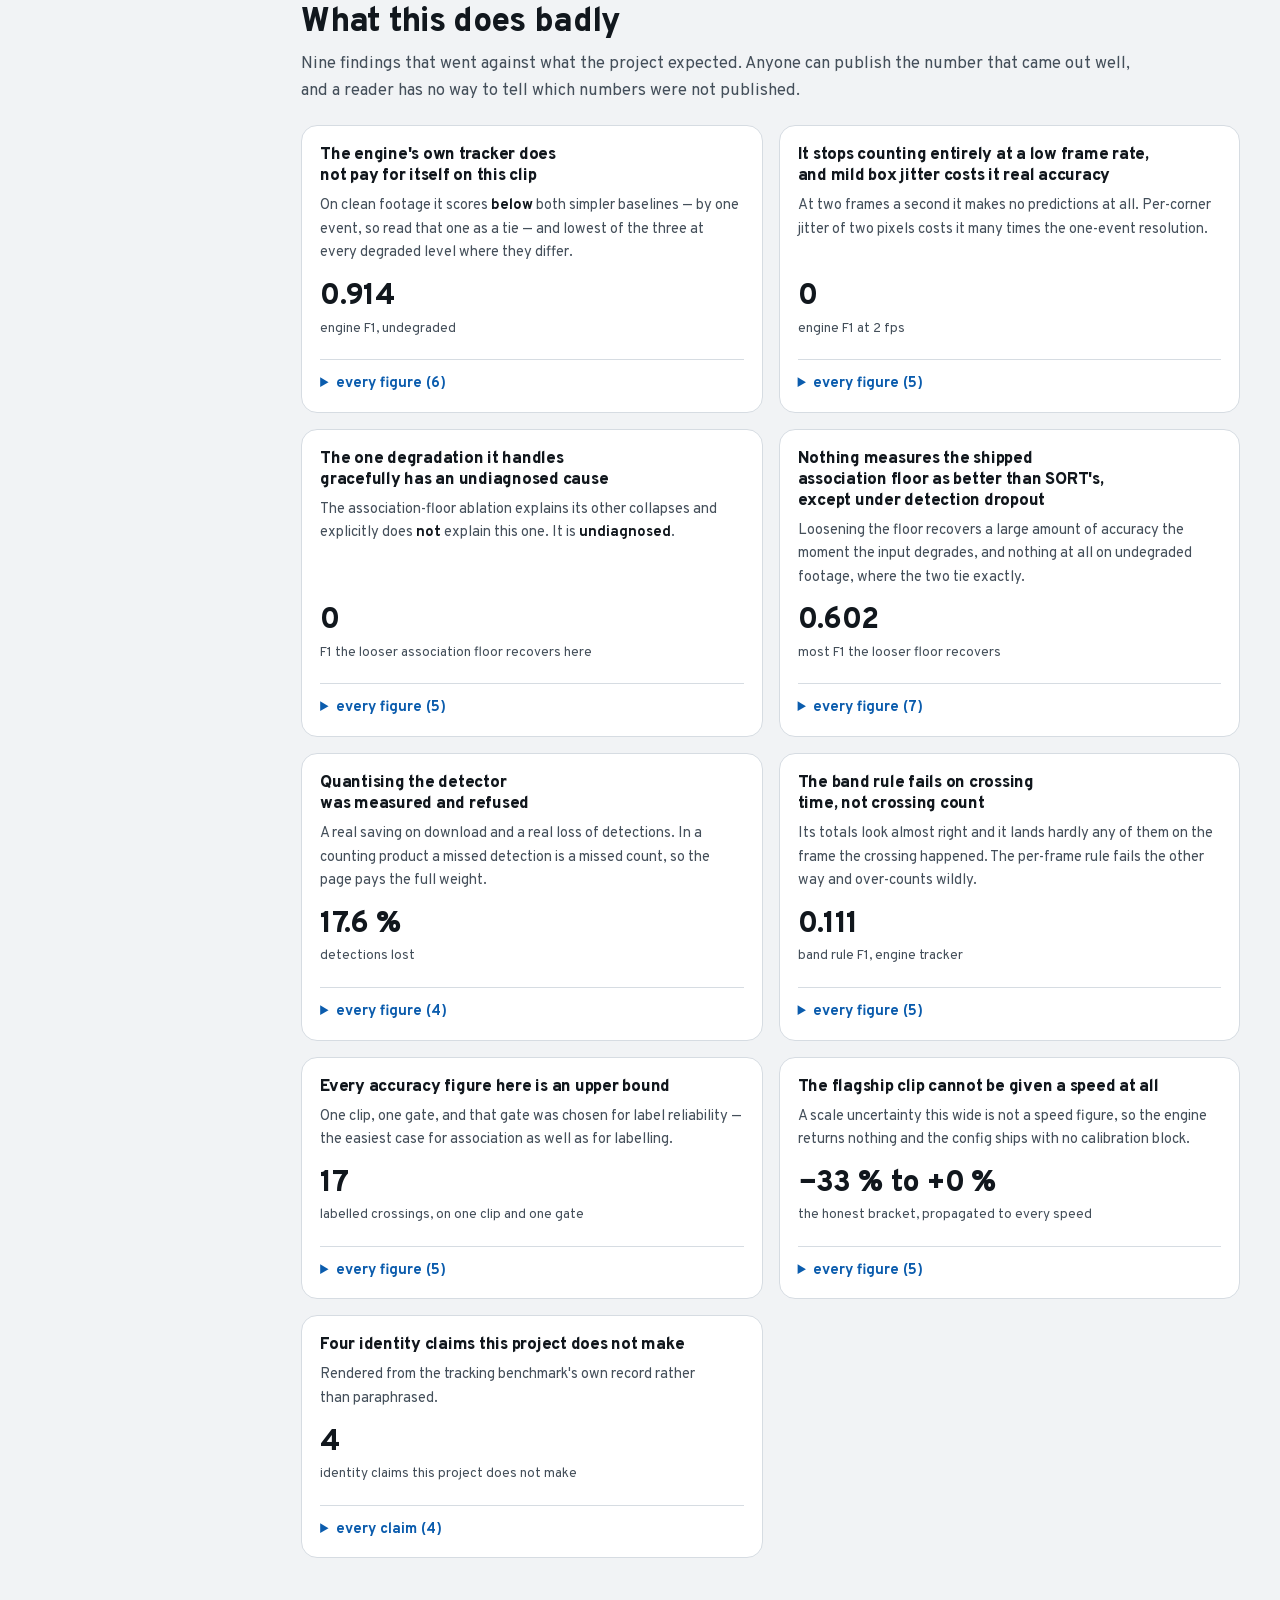
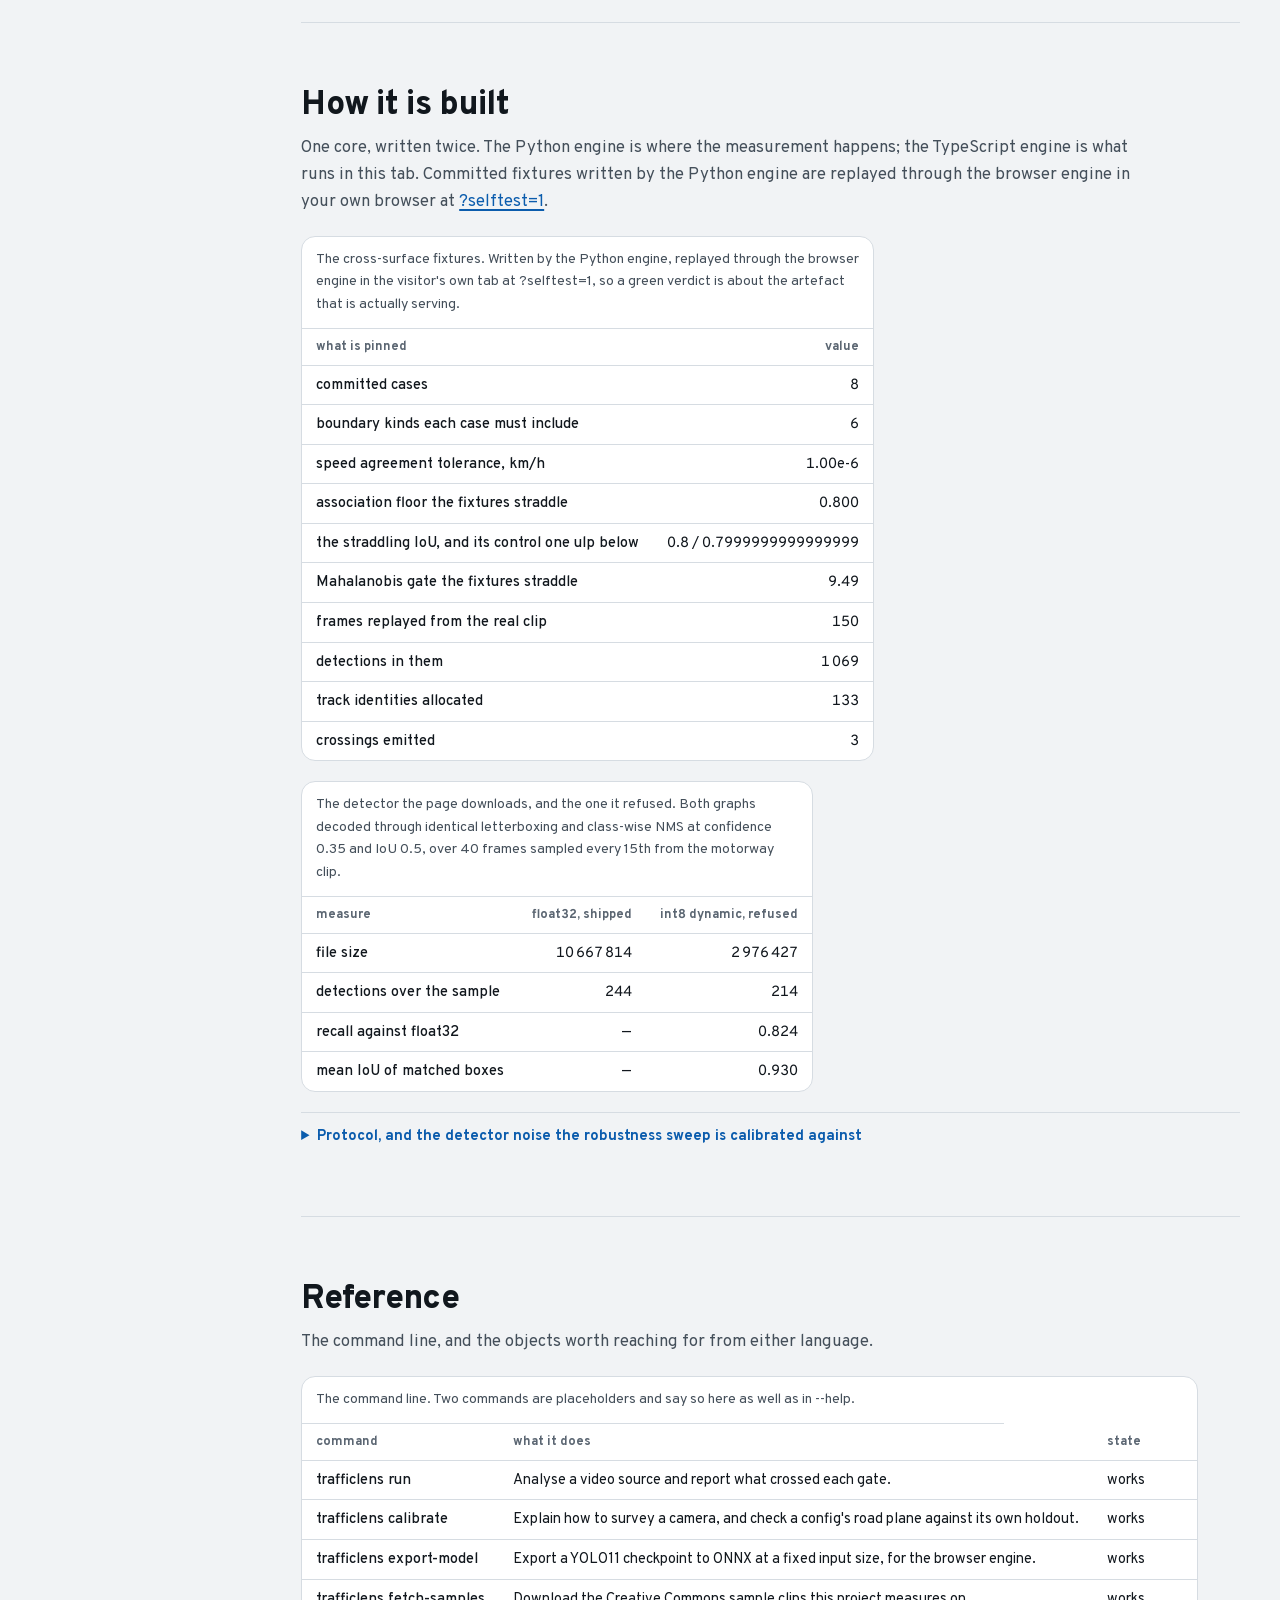
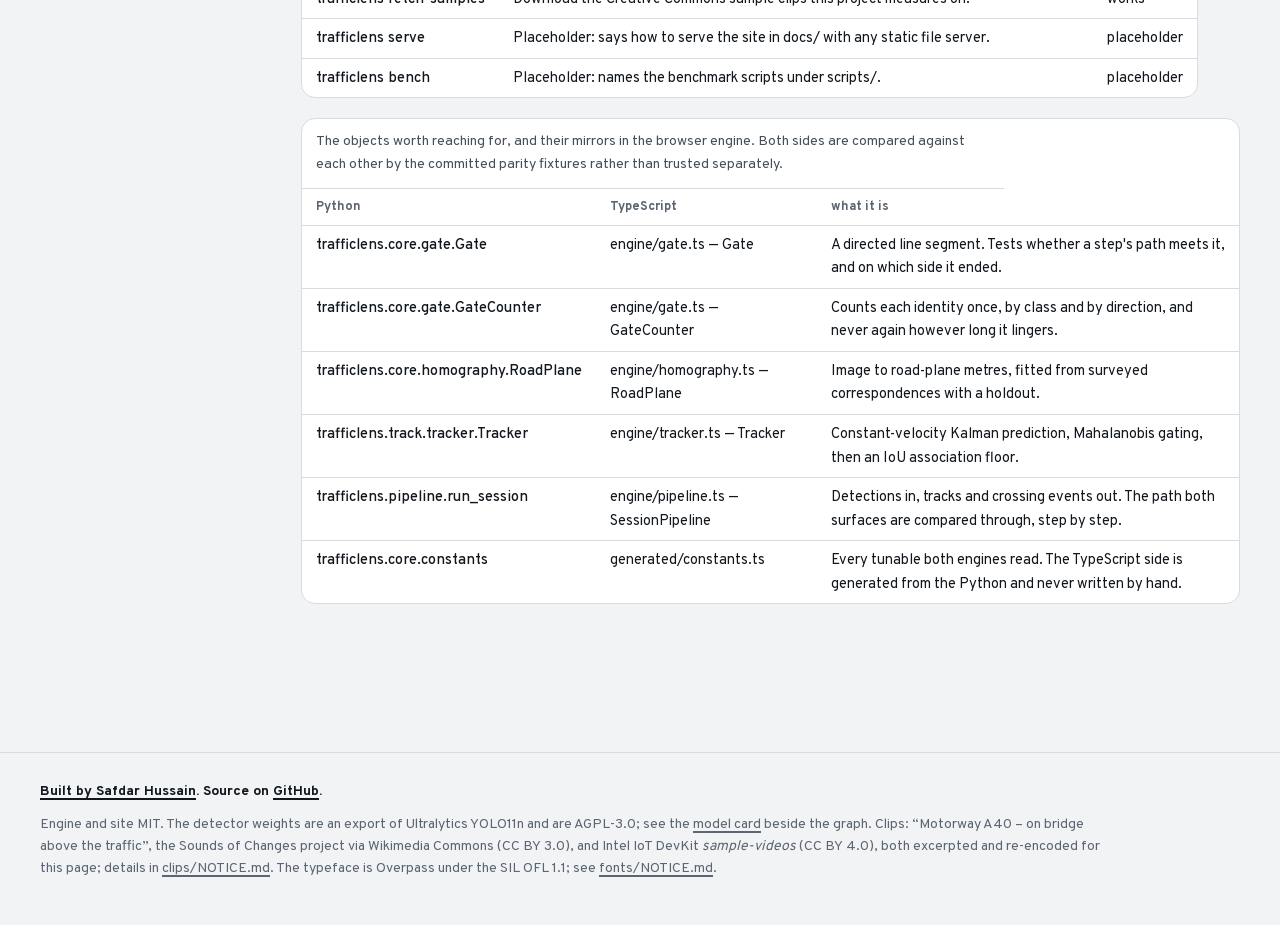
<file: docs/measurements.html>
<!doctype html>
<!-- TrafficLens · built by Safdar Hussain · https://github.com/safdar-hussain1 -->
<html lang="en">
  <head>
    <meta charset="utf-8" />
    <meta name="viewport" content="width=device-width, initial-scale=1" />
    <meta name="author" content="Safdar Hussain" />
    <title>TrafficLens — measured accuracy, robustness and limits</title>
    <meta
      name="description"
      content="How accurately TrafficLens counts, scored against hand-labelled crossings, plus robustness to worse video, tracking identity, speed and what it does badly."
    />
    <meta name="google-site-verification" content="0SIEfExLTSQj1qvnHWF5A5fY58KVl2lpIEnePP9CtI0" />
    <link rel="canonical" href="https://safdar-hussain1.github.io/trafficlens/measurements.html" />
    <link rel="icon" href="./favicon.svg" type="image/svg+xml" />
    <meta name="theme-color" content="#0a0e12" />

    <meta property="og:type" content="article" />
    <meta property="og:site_name" content="Safdar Hussain" />
    <meta property="og:title" content="TrafficLens — measured accuracy, robustness and limits" />
    <meta
      property="og:description"
      content="How accurately TrafficLens counts, scored against hand-labelled crossings, plus robustness to worse video, tracking identity, speed and what it does badly."
    />
    <meta property="og:url" content="https://safdar-hussain1.github.io/trafficlens/measurements.html" />
    <meta property="og:image" content="https://safdar-hussain1.github.io/trafficlens/og-image.png" />
    <meta property="og:image:width" content="1200" />
    <meta property="og:image:height" content="630" />
    <meta
      property="og:image:alt"
      content="The TrafficLens live demo counting a motorway clip: a yellow counting line across the road, detection boxes on the cars, and an amber LED counter beside the video."
    />

    <meta name="twitter:card" content="summary_large_image" />
    <meta name="twitter:title" content="TrafficLens — measured accuracy, robustness and limits" />
    <meta
      name="twitter:description"
      content="How accurately TrafficLens counts, scored against hand-labelled crossings, plus robustness to worse video, tracking identity, speed and what it does badly."
    />
    <meta name="twitter:image" content="https://safdar-hussain1.github.io/trafficlens/og-image.png" />

    <script type="application/ld+json">
      {
        "@context": "https://schema.org",
        "@type": "TechArticle",
        "headline": "How well TrafficLens counts",
        "description": "How accurately TrafficLens counts, scored against hand-labelled crossings, plus robustness to worse video, tracking identity, speed and what it does badly.",
        "url": "https://safdar-hussain1.github.io/trafficlens/measurements.html",
        "image": "https://safdar-hussain1.github.io/trafficlens/og-image.png",
        "isPartOf": { "@type": "WebSite", "url": "https://safdar-hussain1.github.io/trafficlens/" },
        "author": {
          "@type": "Person",
          "name": "Safdar Hussain",
          "url": "https://github.com/safdar-hussain1",
          "sameAs": [
            "https://github.com/safdar-hussain1",
            "https://www.linkedin.com/in/safdar-hussain-a8a61b248"
          ]
        }
      }
    </script>

    <script>
      // Ahead of first paint: the stored theme, exactly as on the demo page.
      try {
        var stored = localStorage.getItem("trafficlens-theme");
        if (stored === "light" || stored === "dark") {
          document.documentElement.setAttribute("data-theme", stored);
        }
      } catch (error) {
        // Storage unavailable: the page follows the operating system.
      }
    </script>
    <script type="module" crossorigin src="./assets/measurements-DrYcOaJ5.js"></script>
    <link rel="modulepreload" crossorigin href="./assets/styles-2FHFaL5-.js">
    <link rel="modulepreload" crossorigin href="./assets/sources-Cs9SX8kM.js">
    <link rel="modulepreload" crossorigin href="./assets/controls-B08AHRTT.js">
    <link rel="modulepreload" crossorigin href="./assets/kit-o5pvAdGf.js">
    <link rel="stylesheet" crossorigin href="./assets/styles-Bx3nUlxA.css">
  </head>
  <body class="page-measure">
    <a class="skip-link" href="#results">Skip to the measurements</a>

    <header class="site-nav">
      <div class="wrap site-nav__inner">
        <a class="brand" href="./">
          <svg class="brand__mark" viewBox="0 0 32 32" aria-hidden="true" focusable="false">
            <rect width="32" height="32" rx="8" fill="#0a0e12" />
            <path d="M6 18h20" stroke="#f7b500" stroke-width="4" stroke-linecap="round" />
            <path d="M7 25h4M14 25h4M21 25h4" stroke="#f1f0ea" stroke-width="2.5" stroke-linecap="round" />
          </svg>
          <span class="brand__name">TrafficLens</span>
        </a>
        <nav class="site-nav__links" aria-label="Site">
          <a href="./">Live demo</a>
          <a href="./#how">How it works</a>
          <a href="measurements.html" aria-current="page">Measurements</a>
          <a class="site-nav__source" href="https://github.com/safdar-hussain1/trafficlens">
            <svg viewBox="0 0 16 16" aria-hidden="true" focusable="false"><path fill="currentColor" d="M8 0a8 8 0 0 0-2.53 15.59c.4.07.55-.17.55-.38v-1.33c-2.23.48-2.7-1.07-2.7-1.07-.36-.92-.89-1.17-.89-1.17-.73-.5.06-.49.06-.49.8.06 1.23.83 1.23.83.72 1.22 1.87.87 2.33.66.07-.52.28-.87.5-1.07-1.78-.2-3.65-.89-3.65-3.95 0-.87.31-1.59.82-2.15-.08-.2-.36-1.02.08-2.12 0 0 .67-.21 2.2.82a7.6 7.6 0 0 1 4 0c1.53-1.04 2.2-.82 2.2-.82.44 1.1.16 1.92.08 2.12.51.56.82 1.28.82 2.15 0 3.07-1.87 3.75-3.65 3.95.29.25.54.73.54 1.48v2.2c0 .21.15.46.55.38A8 8 0 0 0 8 0Z"/></svg>
            <span>Source</span>
          </a>
        </nav>
        <button class="icon-button theme-toggle" id="theme-toggle" type="button" aria-label="Switch theme">
          <svg class="theme-toggle__moon" viewBox="0 0 24 24" aria-hidden="true" focusable="false"><path fill="none" stroke="currentColor" stroke-width="2" stroke-linecap="round" stroke-linejoin="round" d="M20 14.5A8.5 8.5 0 0 1 9.5 4a8.5 8.5 0 1 0 10.5 10.5Z"/></svg>
          <svg class="theme-toggle__sun" viewBox="0 0 24 24" aria-hidden="true" focusable="false"><g fill="none" stroke="currentColor" stroke-width="2" stroke-linecap="round"><circle cx="12" cy="12" r="4.2"/><path d="M12 2.5v2.2M12 19.3v2.2M4.6 4.6l1.6 1.6M17.8 17.8l1.6 1.6M2.5 12h2.2M19.3 12h2.2M4.6 19.4l1.6-1.6M17.8 6.2l1.6-1.6"/></g></svg>
        </button>
      </div>
    </header>

    <main>
      <header class="measure-head">
        <div class="wrap">
          <h1>How well TrafficLens counts</h1>
          <p class="measure-head__lede">
            Every figure on this page was produced by a benchmark script in the repository and is read
            from its report when the site is built, so the page cannot drift from the measurement. The
            numbers in the live demo are different: those are measured in your own browser.
          </p>
          <a class="text-link" href="./">Back to the live demo</a>
        </div>
      </header>

      <div class="wrap measure__layout">
        <!-- Not a numbered sequence: these are the questions the project asked, and
             they were not asked in this order. The list is for jumping, nothing
             more. -->
        <nav class="toc" aria-label="On this page">
          <p class="toc__label">On this page</p>
          <ul>
            <li><a href="#crossing-rule">How a crossing is decided</a></li>
            <li><a href="#counting-accuracy">Counting accuracy</a></li>
            <li><a href="#robustness">Worse input</a></li>
            <li><a href="#identity">Identity at the line</a></li>
            <li><a href="#speed">Speed</a></li>
            <li><a href="#negatives">What it does badly</a></li>
            <li><a href="#architecture">How it is built</a></li>
            <li><a href="#reference">Reference</a></li>
          </ul>
        </nav>

          <div id="results">
            <section class="section" id="crossing-rule">
              <h2>How a crossing is decided</h2>
              <p class="lede">
                A gate is a directed line <strong>segment</strong>, not a line. Every frame, each
                tracked vehicle's anchor moves from one point to the next; if that step's path meets
                the segment, the vehicle is counted once and never again.
              </p>
              <div data-results="rule-diagram"></div>
            </section>

            <hr class="leitlinie" />

            <section class="section" id="counting-accuracy">
              <h2>Counting accuracy</h2>
              <p class="lede">
                Every crossing scored one by one against a hand-labelled set, and the gate rule
                measured against the two shortcuts it replaces.
              </p>
              <div data-results="counting"></div>
            </section>

            <hr class="leitlinie" />

            <section class="section" id="robustness">
              <h2>What happens when the input gets worse</h2>
              <p class="lede">
                The same stream degraded four ways — decimated, dropped, starved of detections and
                jittered — with every method re-scored at every level.
              </p>
              <div data-results="robustness"></div>
            </section>

            <hr class="leitlinie" />

            <section class="section" id="identity">
              <h2>What identities cost at the gate</h2>
              <p class="lede">
                Crossing accuracy can hide an identity problem: a split track still produces one
                count. This scores the identities themselves, around the gate, with the counting rule
                held fixed.
              </p>
              <div data-results="tracking"></div>
            </section>

            <hr class="leitlinie" />

            <section class="section" id="speed">
              <h2>Speed, in two tiers</h2>
              <p class="lede">
                Against a synthetic scene the truth is exact and the answer is a number. Against the
                real motorway clip the answer is that no absolute speed can honestly be published at
                all.
              </p>

              <h3 class="tier">Tier one: exact truth, and what it excludes</h3>
              <div data-results="speed-tier-1"></div>

              <hr class="leitlinie leitlinie--tight" />

              <h3 class="tier">Tier two: the real clip has no scale, and here is the proof</h3>
              <p class="prose-p">
                <strong>The flagship clip cannot be given a speed at all.</strong> A dedicated survey
                found no along-road anchor that survives its own controls, so the engine returns
                nothing for speed on it and no km/h figure derived from it appears anywhere on this
                page. The parity record carries one, from a matrix reconstructed there to hand two
                engines the same plane: an instrument, not a calibration.
              </p>
              <div data-results="speed-tier-2"></div>
            </section>

            <hr class="leitlinie" />

            <section class="section" id="negatives">
              <h2>What this does badly</h2>
              <p class="lede">
                Nine findings that went against what the project expected. Anyone can publish the
                number that came out well, and a reader has no way to tell which numbers were not
                published.
              </p>

              <div class="findings">
                <div class="finding">
                  <h3>The engine's own tracker does not pay for itself on this clip</h3>
                  <p class="finding__claim">
                    On clean footage it scores <strong>below</strong> both simpler baselines — by one
                    event, so read that one as a tie — and lowest of the three at every degraded level
                    where they differ.
                  </p>
                  <div data-results="negative-tracker"></div>
                </div>

                <div class="finding">
                  <h3>It stops counting entirely at a low frame rate, and mild box jitter costs it real accuracy</h3>
                  <p class="finding__claim">
                    At two frames a second it makes no predictions at all. Per-corner jitter of two
                    pixels costs it many times the one-event resolution.
                  </p>
                  <div data-results="negative-collapse"></div>
                </div>

                <div class="finding">
                  <h3>The one degradation it handles gracefully has an undiagnosed cause</h3>
                  <p class="finding__claim">
                    The association-floor ablation explains its other collapses and explicitly does
                    <strong>not</strong> explain this one. It is <strong>undiagnosed</strong>.
                  </p>
                  <div data-results="negative-dropout"></div>
                </div>

                <div class="finding">
                  <h3>Nothing measures the shipped association floor as better than SORT's, except under detection dropout</h3>
                  <p class="finding__claim">
                    Loosening the floor recovers a large amount of accuracy the moment the input
                    degrades, and nothing at all on undegraded footage, where the two tie exactly.
                  </p>
                  <div data-results="negative-floor"></div>
                </div>

                <div class="finding">
                  <h3>Quantising the detector was measured and refused</h3>
                  <p class="finding__claim">
                    A real saving on download and a real loss of detections. In a counting product a
                    missed detection is a missed count, so the page pays the full weight.
                  </p>
                  <div data-results="negative-int8"></div>
                </div>

                <div class="finding">
                  <h3>The band rule fails on crossing time, not crossing count</h3>
                  <p class="finding__claim">
                    Its totals look almost right and it lands hardly any of them on the frame the
                    crossing happened. The per-frame rule fails the other way and over-counts wildly.
                  </p>
                  <div data-results="negative-band"></div>
                </div>

                <div class="finding">
                  <h3>Every accuracy figure here is an upper bound</h3>
                  <p class="finding__claim">
                    One clip, one gate, and that gate was chosen for label reliability — the easiest
                    case for association as well as for labelling.
                  </p>
                  <div data-results="negative-one-clip"></div>
                </div>

                <div class="finding">
                  <h3>The flagship clip cannot be given a speed at all</h3>
                  <p class="finding__claim">
                    A scale uncertainty this wide is not a speed figure, so the engine returns nothing
                    and the config ships with no calibration block.
                  </p>
                  <div data-results="negative-scale"></div>
                </div>

                <div class="finding">
                  <h3>Four identity claims this project does not make</h3>
                  <p class="finding__claim">
                    Rendered from the tracking benchmark's own record rather than paraphrased.
                  </p>
                  <div data-results="negative-tracking"></div>
                </div>
              </div>
            </section>

            <hr class="leitlinie" />

            <section class="section" id="architecture">
              <h2>How it is built</h2>
              <p class="lede">
                One core, written twice. The Python engine is where the measurement happens; the
                TypeScript engine is what runs in this tab. Committed fixtures written by the Python
                engine are replayed through the browser engine in your own browser at
                <a href="./?selftest=1">?selftest=1</a>.
              </p>
              <div data-results="architecture"></div>
            </section>

            <hr class="leitlinie" />

            <section class="section" id="reference">
              <h2>Reference</h2>
              <p class="lede">
                The command line, and the objects worth reaching for from either language.
              </p>
              <div data-results="reference"></div>
            </section>
          </div>
      </div>
    </main>

    <footer class="site-foot">
      <div class="wrap site-foot__inner">
        <p class="site-foot__credit">
          <a href="https://github.com/safdar-hussain1">Built by Safdar Hussain</a>. Source on
          <a href="https://github.com/safdar-hussain1/trafficlens">GitHub</a>.
        </p>
        <p class="site-foot__legal">
          Engine and site MIT. The detector weights are an export of Ultralytics YOLO11n and are
          AGPL-3.0; see the <a href="models/MODEL_CARD.md">model card</a> beside the graph. Clips:
          “Motorway A40 – on bridge above the traffic”, the Sounds of Changes project via Wikimedia
          Commons (CC&nbsp;BY&nbsp;3.0), and Intel IoT DevKit <em>sample-videos</em>
          (CC&nbsp;BY&nbsp;4.0), both excerpted and re-encoded for this page; details in
          <a href="clips/NOTICE.md">clips/NOTICE.md</a>. The typeface is Overpass under the SIL OFL
          1.1; see <a href="fonts/NOTICE.md">fonts/NOTICE.md</a>.
        </p>
      </div>
    </footer>

  </body>
</html>
</file>
<file: docs/assets/styles-Bx3nUlxA.css>
@font-face{font-family:Overpass;src:url(./overpass-latin-QyaMbcmi.woff2)format("woff2");font-weight:100 900;font-style:normal;font-display:swap}:root{--bg:#f1f3f5;--surface:#fff;--surface-2:#e8ecf0;--line:#d6dce2;--line-strong:#b5bfc8;--text:#11171d;--text-2:#444f5a;--text-3:#5b6672;--link:#0b5cad;--focus:#0b5cad;--shadow-console:0 40px 70px -40px #11171d8c, 0 18px 30px -18px #11171d4d;--console-edge:#11171d2e;--console:#0a0e12;--console-2:#11171d;--console-3:#19212a;--console-4:#222c37;--console-line:#f1f0ea17;--console-text:#f1f0ea;--console-text-2:#b1bac3;--console-text-3:#85909b;--accent:#f7b500;--accent-hover:#ffc629;--accent-ink:#0a0e12;--gate:#f7b500;--led:#ffb31a;--led-off:#ffb31a14;--class-car:#3987e5;--class-truck:#d95926;--class-bus:#199e70;--class-other:#c3cad1;--chip-ink:#0a0e12;--wrong-way:#d03b3b;--good:#0ca30c;--serious:#ec835a;--live:#2fbf71;--font:"Overpass", ui-sans-serif, system-ui, -apple-system, "Segoe UI", sans-serif;--mono:ui-monospace, "SF Mono", Menlo, Consolas, monospace;--night-0:#04070b;--night-1:#0a111a;--night-text:#f4f3ee;--night-text-2:#b3bdc8;--band-tail:210px;--gutter:clamp(16px, 4vw, 40px);--radius-console:22px;--radius-panel:14px;--ease-out:cubic-bezier(.22, 1, .36, 1);--lightningcss-light:initial;--lightningcss-dark: ;color-scheme:light}@media (prefers-color-scheme:dark){:root:not([data-theme=light]){--bg:#0c1116;--surface:#131a21;--surface-2:#1a222b;--line:#26303a;--line-strong:#36434f;--text:#f1f0ea;--text-2:#b8c1ca;--text-3:#8f9aa5;--link:#79b6f4;--focus:#ffc629;--shadow-console:0 40px 90px -40px #000c;--console-edge:#f1f0ea14;--lightningcss-light: ;--lightningcss-dark:initial;color-scheme:dark}}:root[data-theme=dark]{--bg:#0c1116;--surface:#131a21;--surface-2:#1a222b;--line:#26303a;--line-strong:#36434f;--text:#f1f0ea;--text-2:#b8c1ca;--text-3:#8f9aa5;--link:#79b6f4;--focus:#ffc629;--shadow-console:0 40px 90px -40px #000c;--console-edge:#f1f0ea14;--lightningcss-light: ;--lightningcss-dark:initial;color-scheme:dark}*,:before,:after{box-sizing:border-box}html{-webkit-text-size-adjust:100%;scroll-padding-top:84px}body{background:var(--bg);color:var(--text);font-family:var(--font);-webkit-font-smoothing:antialiased;text-rendering:optimizelegibility;margin:0;font-size:16px;line-height:1.6}h1,h2,h3,h4{letter-spacing:-.015em;text-wrap:balance;margin:0;font-weight:800;line-height:1.12}p{text-wrap:pretty;margin:0}a{color:var(--link);text-underline-offset:3px;text-decoration-thickness:1.5px}button{font:inherit}:focus-visible{outline:3px solid var(--focus);outline-offset:2px}.wrap{width:min(100% - 2 * var(--gutter), 1320px);margin-inline:auto}.skip-link{z-index:20;background:var(--accent);color:var(--accent-ink);border-radius:10px;padding:10px 14px;font-weight:700;text-decoration:none;position:absolute;top:-60px;left:12px}.skip-link:focus{top:12px}.visually-hidden{clip-path:inset(50%);white-space:nowrap;width:1px;height:1px;margin:-1px;padding:0;position:absolute;overflow:hidden}.num{font-variant-numeric:tabular-nums}.site-nav{z-index:10;-webkit-backdrop-filter:saturate(1.4)blur(18px);color:var(--night-text);background:#05080cf0;border-bottom:1px solid #f1f0ea14;position:sticky;top:0}.site-nav :focus-visible{outline-color:var(--accent)}.site-nav__inner{align-items:center;gap:24px;height:60px;display:flex}.brand{color:var(--night-text);letter-spacing:-.02em;align-items:center;gap:10px;margin-right:auto;font-size:19px;font-weight:800;text-decoration:none;display:inline-flex}.brand__mark{border-radius:8px;width:30px;height:30px;display:block;box-shadow:0 0 0 1px #f1f0ea29}.site-nav__links{align-items:center;gap:4px;display:flex}.site-nav__links a{color:#f1f0eabd;border-radius:10px;align-items:center;gap:8px;padding:8px 12px;font-size:15px;font-weight:600;text-decoration:none;transition:background-color .15s,color .15s;display:inline-flex}.site-nav__links a:hover{color:var(--night-text);background:#f1f0ea14}.site-nav__links a[aria-current=page]{color:var(--night-text);background:#f1f0ea1a}.site-nav__source svg{width:17px;height:17px}.icon-button{width:42px;height:42px;color:var(--night-text);cursor:pointer;background:#f1f0ea0d;border:1px solid #f1f0ea24;border-radius:12px;place-items:center;padding:0;transition:background-color .15s,border-color .15s;display:inline-grid}.icon-button:hover{background:#f1f0ea1c;border-color:#f1f0ea3d}.icon-button svg{width:20px;height:20px}.theme-toggle__sun{display:none}.theme-toggle[data-theme=dark] .theme-toggle__sun{display:block}.theme-toggle[data-theme=dark] .theme-toggle__moon{display:none}.hero{isolation:isolate;color:var(--night-text);background:radial-gradient(60% 50% at 50% 0%, #2636566b, transparent 72%), linear-gradient(to bottom, var(--night-0), var(--night-1));padding:clamp(16px,2vw,24px) 0 clamp(36px,5vw,64px);position:relative;overflow:clip}.hero__head{grid-template-columns:minmax(0,1.1fr) minmax(0,1fr);align-items:end;gap:8px clamp(20px,4vw,56px);margin-bottom:clamp(12px,1.5vw,18px);display:grid}.hero h1{letter-spacing:-.03em;color:var(--night-text);animation:rise .7s var(--ease-out) both;font-size:clamp(1.7rem,.9rem + 2vw,2.45rem);line-height:1.06}.hero__lede{max-width:54ch;color:var(--night-text-2);animation:rise .7s var(--ease-out) 80ms both;justify-self:end;font-size:clamp(.98rem,.92rem + .22vw,1.08rem);line-height:1.55}@keyframes rise{0%{opacity:0;transform:translateY(10px)}to{opacity:1;transform:none}}.console{isolation:isolate;border-radius:var(--radius-console);max-width:calc(177.778svh - 113.333px);color:var(--console-text);animation:rise-console .8s var(--ease-out) .12s both;background:linear-gradient(#10161e 0%,#0a0e13 38%);border:1px solid #f1f0ea17;margin-inline:auto;padding:10px;position:relative;box-shadow:inset 0 1px #ffffff0f,0 60px 120px -50px #000000d9,0 24px 48px -30px #000000b3}@keyframes rise-console{0%{opacity:0;transform:translateY(18px)scale(.99)}to{opacity:1;transform:none}}.console__bar{flex-wrap:wrap;justify-content:space-between;align-items:center;gap:10px 12px;padding:2px 2px 10px;display:flex}.tabs{background:var(--console-3);border-radius:13px;gap:2px;padding:4px;display:inline-flex}.tabs button{color:var(--console-text-2);white-space:nowrap;cursor:pointer;background:0 0;border:0;border-radius:9px;align-items:center;gap:8px;padding:8px 13px 7px;font-size:14.5px;font-weight:700;line-height:1.2;transition:background-color .18s,color .18s;display:inline-flex}.tabs button svg{flex:none;width:17px;height:17px}.tabs button:hover{color:var(--console-text);background:var(--console-4)}.tabs button[aria-pressed=true]{background:var(--console-text);color:var(--console);box-shadow:inset 0 1px #ffffffb3,0 2px 6px #0006}.tabs button:focus-visible,.traffic button:focus-visible,.console .button:focus-visible,.launch__button:focus-visible{outline-color:var(--accent)}.status{background:var(--console-3);max-width:100%;min-height:38px;color:var(--console-text);white-space:nowrap;border-radius:999px;align-items:center;gap:9px;margin-left:auto;padding:0 14px;font-size:13.5px;font-weight:600;display:inline-flex}.status__dot{background:var(--console-text-3);border-radius:50%;flex:none;width:9px;height:9px}.status[data-state=loading] .status__dot{background:var(--accent);animation:1s ease-in-out infinite blink}.status[data-state=live] .status__dot{background:var(--live);outline-offset:2px;outline:1px solid #2fbf7159;animation:1.8s ease-out infinite live-ring;box-shadow:0 0 #2fbf718c}.status__perf{color:var(--console-text-3);font-variant-numeric:tabular-nums;gap:10px;font-weight:500;display:inline-flex}.status__perf:empty{display:none}.status__perf b{color:var(--console-text-2);font-weight:700}.status__warn{color:#ffc56b}@keyframes blink{50%{opacity:.35}}@keyframes live-ring{0%{box-shadow:0 0 #2fbf718c}80%,to{box-shadow:0 0 0 7px #2fbf7100}}.console__body{grid-template-columns:minmax(0,1fr) clamp(300px,26vw,370px);align-items:stretch;gap:10px;display:grid}.stage{flex-direction:column;min-width:0;display:flex}.stage__frame{isolation:isolate;position:relative}.stage__ambient{z-index:-1;filter:blur(46px)saturate(1.7);opacity:.6;pointer-events:none;width:92%;height:88%;position:absolute;inset:6% 4%}.stage__media{aspect-ratio:16/9;border-radius:var(--radius-panel);touch-action:none;background:#000;position:relative;overflow:hidden;box-shadow:0 0 0 1px #ffffff12,0 22px 44px -22px #000000d9}.stage__media:after{content:"";border-radius:inherit;pointer-events:none;background:radial-gradient(130% 100% at 50% 42%,#0000 58%,#00000061 100%);position:absolute;inset:0}.stage__media canvas{width:100%;height:100%;display:block;position:absolute;inset:0}.handle{z-index:2;cursor:grab;background:0 0;border:0;border-radius:50%;width:44px;height:44px;margin:-22px 0 0 -22px;padding:0;position:absolute}.handle:active{cursor:grabbing}.handle:focus-visible{outline:3px solid var(--accent);outline-offset:-6px}.gate-hint{z-index:3;color:var(--console-text);white-space:nowrap;pointer-events:none;background:#0a0e12e0;border-radius:999px;padding:6px 11px 5px;font-size:12.5px;font-weight:700;transition:opacity .4s;position:absolute;transform:translate(-50%,calc(-100% - 22px));box-shadow:0 6px 16px #00000059}.gate-hint:after{content:"";background:inherit;border-radius:0 0 2px;width:10px;height:10px;margin-left:-5px;position:absolute;bottom:-5px;left:50%;transform:rotate(45deg)}.gate-hint[hidden]{opacity:0;display:block}.launch{z-index:3;text-align:center;pointer-events:none;background:linear-gradient(#080b0fb3 0%,#080b0f57 40%,#080b0f00 62%);flex-direction:column;justify-content:flex-start;align-items:center;gap:12px;padding:clamp(18px,8%,64px) 20px 0;transition:opacity .35s;display:flex;position:absolute;inset:0}.launch[hidden]{display:none}.launch__button{pointer-events:auto;background:var(--accent);color:var(--accent-ink);letter-spacing:-.01em;cursor:pointer;transition:transform .18s var(--ease-out), background-color .18s;border:0;border-radius:999px;align-items:center;gap:10px;padding:14px 24px 13px 20px;font-size:17px;font-weight:800;display:inline-flex;box-shadow:0 12px 30px -8px #f7b5008c,0 0 0 6px #f7b50029}.launch__button svg{width:21px;height:21px}.launch__button:hover{background:var(--accent-hover);transform:translateY(-1px)}.launch__button:disabled{cursor:progress;opacity:.85;transform:none}.launch__note{color:#e9ecef;text-shadow:0 1px 8px #000000b3;max-width:46ch;font-size:14px;font-weight:500;line-height:1.45}.progress[hidden]{display:none}.progress{appearance:none;background:#ffffff2e;border:0;border-radius:99px;width:min(320px,70%);height:6px;display:block;overflow:hidden}.progress::-webkit-progress-bar{background:#ffffff2e}.progress::-webkit-progress-value{background:var(--accent);border-radius:99px}.progress::-moz-progress-bar{background:var(--accent);border-radius:99px}.noscript{color:var(--console-text);background:#0a0e12d9;padding:12px 16px;position:absolute;inset:auto 0 0}.stage__foot{justify-content:space-between;align-items:center;gap:10px 18px;padding:10px 2px 0 4px;display:flex}.stage__caption{color:var(--console-text-2);max-width:64ch;font-size:13.5px;line-height:1.45}.stage__actions{flex:none;align-items:center;gap:8px;display:flex}.traffic{background:var(--console-3);border-radius:11px;align-items:center;gap:2px;padding:3px;display:inline-flex}.traffic[hidden]{display:none}.traffic__label{color:var(--console-text-3);padding:0 7px 0 9px;font-size:13px;font-weight:700}.traffic button{min-height:34px;color:var(--console-text-2);white-space:nowrap;cursor:pointer;background:0 0;border:0;border-radius:8px;padding:6px 11px 5px;font-size:13.5px;font-weight:700;transition:background-color .18s,color .18s}.traffic button:hover{color:var(--console-text);background:var(--console-4)}.traffic button[aria-pressed=true]{background:var(--console-text);color:var(--console)}.status-line{color:#ffb3ad;background:#d03b3b29;border-radius:10px;margin:8px 6px 0;padding:10px 12px;font-size:14px}.status-line:empty{display:none}.button{cursor:pointer;min-height:40px;transition:background-color .15s, border-color .15s, transform .15s var(--ease-out);border:1px solid #0000;border-radius:11px;justify-content:center;align-items:center;gap:8px;padding:9px 18px 8px;font-size:15px;font-weight:700;line-height:1.2;text-decoration:none;display:inline-flex}.button:active{transform:translateY(1px)}.button:disabled{opacity:.55;cursor:progress}.button--primary{background:var(--accent);min-width:88px;color:var(--accent-ink);box-shadow:inset 0 1px #ffffff73,0 10px 22px -12px #f7b500b3}.button--primary:hover{background:var(--accent-hover);transform:translateY(-1px)}.button--quiet{background:var(--console-3);border-color:var(--console-line);color:var(--console-text)}.button--quiet:hover{background:var(--console-4)}.button--outline{border-color:var(--line-strong);color:var(--text);background:0 0}.button--outline:hover{background:var(--surface-2)}.readout{border-radius:var(--radius-panel);background:linear-gradient(#ffffff09,#ffffff04);border:1px solid #ffffff0f;flex-direction:column;gap:13px;min-width:0;padding:12px 15px 10px;display:flex;overflow:hidden}.readout__label{color:var(--console-text-3);letter-spacing:.01em;margin:0 0 7px;font-size:13px;font-weight:700;line-height:1.2}.vms{background:radial-gradient(120% 90% at 50% 0,#0b0f14 0%,#030507 70%);border-radius:12px;padding:10px 13px;position:relative;box-shadow:inset 0 0 0 1px #ffffff0f,inset 0 10px 24px #000000b3,0 0 0 1px #0009}.vms:after{content:"";border-radius:inherit;pointer-events:none;background:linear-gradient(#ffffff0f 0%,#0000 38%);position:absolute;inset:0}.vms svg{filter:drop-shadow(0 0 5px #ffb31a8c)drop-shadow(0 0 16px #ffb31a38);width:100%;height:auto;transition:filter .25s;display:block;overflow:visible}.vms__dot{fill:var(--led-off);transition:fill 90ms linear;transition-delay:calc(var(--row,0) * 16ms)}.vms__dot[data-on]{fill:var(--led)}.vms.is-bump svg{filter:drop-shadow(0 0 9px #ffb31ae6)drop-shadow(0 0 26px #ffb31a66)brightness(1.18)}.readout__since{color:var(--console-text-3);margin-top:8px;font-size:13px;line-height:1.4}.readout__since:empty{display:none}.directions{grid-template-columns:1fr 1fr;gap:8px;margin:0;padding:0;list-style:none;display:grid}.direction{background:#ffffff0a;border-radius:10px;flex-direction:column;gap:2px;padding:7px 11px 6px;display:flex}.direction[data-side=negative]{text-align:right;align-items:flex-end}.direction__name{color:var(--console-text-2);align-items:center;gap:6px;font-size:13.5px;font-weight:600;display:inline-flex}.direction__name svg{width:14px;height:14px;color:var(--gate)}.direction__value{color:var(--console-text);letter-spacing:-.02em;font-size:24px;font-weight:800;line-height:1}.direction[data-zero=true] .direction__value{color:var(--console-text-3)}.split{background:#f1f0ea29;border-radius:99px;height:5px;margin-top:8px;position:relative;overflow:hidden}.split i{border-radius:inherit;background:var(--console-text-2);transform:scaleX(var(--positive,.5));transform-origin:0;transition:transform .45s var(--ease-out);position:absolute;inset:0}.split[data-empty=true] i{transform:scaleX(0)}.types{gap:4px;margin:0;padding:0;list-style:none;display:grid}.type{--swatch:var(--class-other);grid-template-columns:28px minmax(5.4em,auto) minmax(0,1fr) 2.4em;align-items:center;gap:9px;font-size:13.5px;font-weight:600;transition:opacity .3s;display:grid}.type[data-zero=true]{opacity:.5}[data-class=car]{--swatch:var(--class-car)}[data-class=truck]{--swatch:var(--class-truck)}[data-class=bus]{--swatch:var(--class-bus)}.type__mark,.feed__mark{color:var(--swatch,var(--class-other));place-items:center;display:grid}.vehicle-icon{fill:none;stroke:currentColor;stroke-width:1.7px;stroke-linecap:round;stroke-linejoin:round;width:28px;height:16px;display:block}.type__bar{background:#f1f0ea12;border-radius:99px;height:7px;overflow:hidden}.type__bar i{background:var(--swatch);height:100%;transform:scaleX(var(--share,0));transform-origin:0;transition:transform .45s var(--ease-out);border-radius:0 4px 4px 0;display:block}.type__value{text-align:right;font-weight:700}.flow__head{justify-content:space-between;align-items:baseline;gap:8px;margin-bottom:6px;display:flex}.flow__head .readout__label{margin:0}.flow__count{color:var(--console-text-2);font-size:13px;font-weight:600}.flow__count .num{color:var(--led);text-shadow:0 0 12px #ffb31a59;margin-right:2px;font-size:19px;font-weight:800}.flow{height:30px}.flow svg{width:100%;height:100%;display:block;overflow:visible}.flow__bar{fill:var(--led);opacity:.78}.flow__bar.is-filling{opacity:1}.flow__bar[data-empty=true]{fill:#f1f0ea29;opacity:1}.flow__axis{color:var(--console-text-3);justify-content:space-between;margin-top:4px;font-size:11.5px;line-height:1.2;display:flex}.readout__block--feed{flex:1 1 0;min-height:64px;overflow:hidden;-webkit-mask-image:linear-gradient(#000 calc(100% - 16px),#0000);mask-image:linear-gradient(#000 calc(100% - 16px),#0000)}.feed{gap:1px;margin:0;padding:0;list-style:none;display:grid}.feed__item{border-radius:9px;grid-template-columns:2.5em 28px minmax(0,1fr) auto;align-items:center;gap:8px;padding:4px 8px;font-size:14px;font-weight:600;display:grid}.feed__item.is-new{animation:feed-in .9s var(--ease-out)}.feed__time{color:var(--console-text-3);font-weight:500}.feed__what{white-space:nowrap;text-overflow:ellipsis;min-width:0;overflow:hidden}.feed__id{color:var(--console-text-3);font-weight:600}.feed__dir{color:var(--console-text-2);align-items:center;gap:6px;font-size:13px;font-weight:500;display:inline-flex}.feed__dir svg{width:13px;height:13px;color:var(--gate);flex:none}.feed__item[data-wrong=true] .feed__dir svg{color:currentColor}.feed__item[data-wrong=true]{background:#d03b3b24}.feed__item[data-wrong=true] .feed__dir{color:#ffb3ad;font-weight:700}.feed__empty{color:var(--console-text-3);padding:2px 0;font-size:13.5px;line-height:1.45}@keyframes feed-in{0%{transform:translateY(-6px);box-shadow:inset 3px 0 #f7b500}35%{transform:none}to{box-shadow:inset 3px 0 #f7b50000}}.section-head{gap:10px;max-width:62ch;display:grid}.section-head h2{letter-spacing:-.025em;font-size:clamp(1.8rem,1.2rem + 1.9vw,2.6rem)}.section-head p{color:var(--text-2);font-size:1.08rem}.how{padding-top:clamp(72px,10vw,128px)}.steps{grid-template-columns:repeat(3,minmax(0,1fr));gap:clamp(16px,2.6vw,36px);margin:clamp(24px,3vw,40px) 0 0;padding:0;list-style:none;display:grid}.step{min-width:0;position:relative}.step:not(:last-child):after{content:"";border-top:2px dashed var(--line-strong);width:clamp(16px,2.6vw,36px);height:0;margin-top:calc(28.125% - 1px);position:absolute;top:0;left:100%}.step__art{width:100%;height:auto;box-shadow:0 1px 0 var(--console-edge), 0 18px 34px -24px #0000008c;border-radius:16px;display:block}.step h3{align-items:center;gap:10px;margin:20px 0 8px;font-size:1.35rem;display:flex}.step__n{background:var(--accent);width:28px;height:28px;color:var(--accent-ink);letter-spacing:0;border-radius:8px;place-items:center;padding-top:2px;font-size:15px;font-weight:800;display:inline-grid}.step p{color:var(--text-2);max-width:46ch}.how__privacy{border:1px solid var(--line);background:var(--surface);max-width:760px;color:var(--text-2);border-radius:14px;align-items:flex-start;gap:12px;margin-top:clamp(28px,4vw,44px);padding:16px 18px;display:flex}.how__privacy svg{width:22px;height:22px;color:var(--text);flex:none;margin-top:1px}.accuracy{padding-top:clamp(72px,10vw,128px)}.accuracy__grid{grid-template-columns:minmax(0,1.45fr) minmax(0,1fr);align-items:start;gap:clamp(16px,2.6vw,32px);margin-top:clamp(24px,3vw,40px);display:grid}.tally{border:1px solid var(--line);background:var(--surface);border-radius:18px;margin:0;padding:clamp(20px,3vw,32px)}.tally__hero{flex-wrap:wrap;align-items:baseline;gap:4px 14px;display:flex}.tally__value{letter-spacing:-.035em;font-size:clamp(3rem,2rem + 3vw,4.6rem);font-weight:800;line-height:.95}.tally__unit{color:var(--text-2);font-size:1.12rem;font-weight:600}.tally__units{flex-wrap:wrap;align-items:center;gap:6px;margin:24px 0 16px;padding:0;list-style:none;display:flex}.unit{border-radius:8px;place-items:center;width:28px;height:28px;display:grid}.unit svg{width:16px;height:16px}.unit[data-kind=hit]{background:var(--good);color:#fff}.unit[data-kind=miss]{border:2px dashed var(--text-3);color:var(--text-3)}.unit[data-kind=false]{background:var(--serious);color:#2a1208}.unit-gap{background:var(--line-strong);width:1px;height:28px;margin:0 8px}.tally__legend{color:var(--text-2);flex-wrap:wrap;gap:8px 20px;margin:0;padding:0;font-size:14.5px;list-style:none;display:flex}.tally__legend li{align-items:center;gap:8px;display:inline-flex}.tally__legend .unit{border-radius:5px;width:18px;height:18px}.tally__legend .unit svg{width:11px;height:11px}.tally__scores{border-top:1px solid var(--line);flex-wrap:wrap;gap:10px 28px;margin:22px 0 0;padding-top:18px;display:flex}.tally__scores div{gap:2px;display:grid}.tally__scores dt{color:var(--text-3);font-size:13.5px;font-weight:600}.tally__scores dd{letter-spacing:-.01em;margin:0;font-size:1.45rem;font-weight:800}.tally figcaption{color:var(--text-3);max-width:68ch;margin-top:16px;font-size:14px;line-height:1.55}.accuracy__side{align-content:start;justify-items:start;gap:16px;display:grid}.parity{border:1px solid var(--line);background:var(--surface);border-radius:18px;padding:clamp(20px,2.6vw,28px)}.parity h3{margin-bottom:8px;font-size:1.25rem}.parity p{color:var(--text-2);margin-bottom:12px}.text-link{font-weight:700}.site-foot{border-top:1px solid var(--line);color:var(--text-3);margin-top:clamp(72px,10vw,128px);padding:28px 0 44px;font-size:14px}.site-foot__inner{gap:10px;display:grid}.site-foot__credit{color:var(--text);font-weight:700}.site-foot__legal{max-width:120ch;line-height:1.6}.site-foot a{color:inherit}.report{font-family:var(--mono);white-space:pre-wrap;padding:1rem;font-size:.85rem}.report h1{margin-bottom:.8rem;font-size:1.2rem}.report[data-verdict=FAIL] h1{color:var(--wrong-way)}:root{--panel:var(--surface);--sunk:var(--surface-2);--text-dim:var(--text-2);--structure:#2a78d6;--structure-quiet:#cde2fb;--alert:#b57a00;--trace:#4a5158;--deemphasis:#767e85}@media (prefers-color-scheme:dark){:root:not([data-theme=light]){--structure:#3987e5;--structure-quiet:#1d3a5c;--alert:#f7b500;--trace:#98a1a9;--deemphasis:#aab3ba}}:root[data-theme=dark]{--structure:#3987e5;--structure-quiet:#1d3a5c;--alert:#f7b500;--trace:#98a1a9;--deemphasis:#aab3ba}.measure-head{border-bottom:1px solid var(--line);padding:clamp(36px,6vw,80px) 0 clamp(28px,4vw,44px)}.measure-head h1{letter-spacing:-.03em;max-width:20ch;font-size:clamp(2.1rem,1.3rem + 2.8vw,3.4rem)}.measure-head__lede{max-width:68ch;color:var(--text-2);margin:14px 0 16px;font-size:1.1rem}.measure__layout{grid-template-columns:210px minmax(0,1fr);gap:clamp(28px,4vw,56px);padding-top:clamp(28px,4vw,48px);display:grid}.toc{align-self:start;position:sticky;top:88px}.toc__label{color:var(--text-3);margin-bottom:8px;font-size:13px;font-weight:700}.toc ul{gap:2px;margin:0;padding:0;list-style:none;display:grid}.toc a{color:var(--text-2);border-radius:9px;padding:7px 10px 6px;font-size:14.5px;font-weight:600;line-height:1.3;text-decoration:none;display:block}.toc a:hover{background:var(--surface-2);color:var(--text)}.toc a[aria-current=location]{background:var(--surface-2);color:var(--text);box-shadow:inset 3px 0 0 var(--structure)}#results{min-width:0}#results p:not(.protocol){max-width:78ch}.leitlinie{background:var(--line);border:0;height:1px;margin:clamp(40px,5vw,64px) 0}.leitlinie--tight{margin:clamp(28px,3.5vw,40px) 0}.section{scroll-margin-top:88px}.section>h2{letter-spacing:-.02em;max-width:30ch;font-size:clamp(1.5rem,1.1rem + 1.4vw,2.1rem)}.section .lede{max-width:72ch;color:var(--text-2);margin:10px 0 20px;font-size:1.05rem}.prose-p{max-width:72ch;color:var(--text-2);margin:16px 0 0}.prose-p strong,.negative p strong{color:var(--text)}h3.tier{margin-top:28px;font-size:clamp(1.1rem,.95rem + .6vw,1.3rem)}.protocol{border-left:3px solid var(--structure);background:var(--sunk);color:var(--text-2);font-variant-numeric:tabular-nums;border-radius:0 10px 10px 0;margin:0 0 20px;padding:9px 12px;font-size:.86rem;line-height:1.7}.protocol__sep{color:var(--line-strong);margin:0 .3rem}.table-wrap{border:1px solid var(--line);background:var(--panel);border-radius:14px;width:fit-content;max-width:100%;margin:20px 0;display:block;overflow-x:auto}table.data{border-collapse:collapse;width:auto;min-width:100%;font-size:.92rem}table.data caption{border-bottom:1px solid var(--line);max-width:78ch;color:var(--text-2);text-align:left;padding:12px 14px;font-size:.88rem}table.data th,table.data td{border-bottom:1px solid var(--line);text-align:left;vertical-align:top;padding:8px 14px 7px}table.data thead th{color:var(--text-3);white-space:nowrap;font-size:.8rem;font-weight:700}table.data tbody th{color:var(--text);font-weight:500}table.data .num{text-align:right;white-space:nowrap;font-variant-numeric:tabular-nums}table.data tr.group th{background:var(--sunk);color:var(--text);font-size:.84rem;font-weight:700}table.data .row-emphasis{color:var(--text);font-weight:700}table.data tbody tr:last-child th,table.data tbody tr:last-child td{border-bottom:0}.figure-run{border:1px solid var(--line);background:var(--panel);border-radius:14px;grid-template-columns:minmax(12ch,1fr) minmax(0,max-content);gap:4px 16px;max-width:74ch;margin:20px 0;padding:12px 14px;font-size:.92rem;display:grid}.figure-run dt{min-width:0;color:var(--text-2);overflow-wrap:break-word}.figure-run dd{text-align:right;font-variant-numeric:tabular-nums;overflow-wrap:anywhere;max-width:44ch;margin:0;font-weight:700}.verdict{border-left:3px solid var(--structure);max-width:74ch;color:var(--text);margin:20px 0;padding-left:14px}.aside{max-width:74ch;color:var(--text-2);margin:20px 0;font-size:.94rem}.reproduce{color:var(--text-2);font-family:var(--mono);overflow-wrap:anywhere;margin:16px 0 0;font-size:.8rem}.plain-list{max-width:74ch;color:var(--text-2);padding-left:1.2rem}.plain-list li{margin-bottom:6px}.claims{border-top:1px solid var(--line);max-width:82ch;margin:20px 0 0}.claims>.reveal{border-top:0;border-bottom:1px solid var(--line);margin:0;padding:2px 0}.claims>.reveal>summary{color:var(--text);padding:10px 0;font-size:.95rem;font-weight:700}.claims>.reveal>p{color:var(--text-2);margin:0 0 12px;font-size:.94rem}.block{margin:28px 0 0}.block h3{margin-bottom:8px;font-size:1.1rem}.reveal h4{margin:22px 0 6px;font-size:1rem}.block--limit{border-left:3px solid var(--line-strong);background:var(--sunk);border-radius:0 12px 12px 0;max-width:84ch;padding:14px 16px}.columns{grid-template-columns:repeat(auto-fit,minmax(240px,1fr));gap:20px;margin-top:28px;display:grid}.columns h3{margin-bottom:6px;font-size:1.05rem}.tiles{border:1px solid var(--line);background:var(--line);border-radius:14px;grid-template-columns:repeat(auto-fit,minmax(11rem,1fr));gap:1px;margin:20px 0;display:grid;overflow:hidden}.tile{background:var(--panel);min-width:0;padding:14px 16px 15px;position:relative}.tile--lead:before{content:"";background:var(--structure);height:3px;position:absolute;inset:0 0 auto}.tile__label{color:var(--text-3);font-size:.84rem;font-weight:700;display:block}.tile__value{letter-spacing:-.02em;overflow-wrap:anywhere;margin:6px 0 0;font-size:clamp(1.5rem,1.1rem + 1.2vw,2.05rem);font-weight:800;line-height:1.08;display:block}.tiles--minor .tile__value{font-size:clamp(1.2rem,1rem + .8vw,1.55rem)}.tiles--minor{margin-top:-8px}.tile__note{color:var(--text-2);letter-spacing:0;overflow-wrap:normal;margin-top:6px;font-size:.82rem;font-weight:400;line-height:1.4;display:block}.findings{grid-template-columns:repeat(auto-fit,minmax(19rem,1fr));gap:16px;margin-top:20px;display:grid}.finding{border:1px solid var(--line);background:var(--panel);border-radius:16px;flex-direction:column;padding:18px 18px 12px;display:flex}.finding h3{max-width:34ch;font-size:1.05rem;line-height:1.25}.finding__claim{color:var(--text-2);margin:8px 0 0;font-size:.92rem}.finding__claim strong{color:var(--text)}.finding>[data-results]{flex-direction:column;margin-top:auto;display:flex}.finding__figure{margin:16px 0 0}.finding__value{letter-spacing:-.02em;overflow-wrap:anywhere;font-size:clamp(1.45rem,1.1rem + 1vw,1.9rem);font-weight:800;line-height:1.08;display:block}.finding__label{color:var(--text-2);margin-top:4px;font-size:.84rem;display:block}.finding .reveal{margin-bottom:0}.reveal{border-top:1px solid var(--line);margin:20px 0;padding-top:8px}.reveal>summary{color:var(--link);cursor:pointer;padding:4px 0;font-size:.92rem;font-weight:700}.reveal>summary:focus-visible{outline:3px solid var(--focus);outline-offset:2px}.plate{margin:20px 0}.plate__art{border:1px solid var(--line);background:var(--panel);border-radius:14px;padding:12px}.plate__art>svg{width:100%;height:auto;display:block}.plate>figcaption{max-width:78ch;color:var(--text-2);padding:10px 2px 0;font-size:.9rem}.small-multiples{grid-template-columns:repeat(2,minmax(0,1fr));gap:16px 28px;display:grid}.fig-legend{flex-wrap:wrap;gap:6px 18px;margin:0 0 8px;font-size:.86rem;display:flex}.key{color:var(--text-2);align-items:center;gap:8px;display:inline-flex}.key i{border-top:2px solid;width:22px;height:0;display:inline-block}.key i.key__dash{border-top-style:dashed}.key--emphasis i{color:var(--structure)}.key--quiet i{color:var(--deemphasis)}.fig__band{fill:var(--structure-quiet)}.fig__gate{stroke:var(--structure);stroke-width:2px}.fig__gate--beyond{stroke-width:1px;stroke-dasharray:2 4}.fig__gate-end{fill:var(--structure)}.fig__axis,.fig__grid{stroke:var(--line);stroke-width:1px}.fig__reference{stroke:var(--structure);stroke-width:1px;stroke-dasharray:3 3;opacity:.75}.fig__trace{fill:none;stroke:var(--deemphasis);stroke-width:2px;stroke-linejoin:round;stroke-linecap:round}.fig__trace--counted{stroke:var(--structure)}.fig__sample{fill:var(--panel);stroke:var(--trace);stroke-width:1.5px}.fig__crossing{fill:var(--structure);stroke:var(--panel);stroke-width:2px}.fig__series{fill:none;stroke-width:2px;stroke-linejoin:round;stroke-linecap:round}.fig__series--emphasis{stroke:var(--structure)}.fig__series--quiet{stroke:var(--deemphasis)}.fig__series--dashed{stroke-dasharray:5 4}.fig__dot{stroke:var(--panel);stroke-width:2px}.fig__dot--emphasis{fill:var(--structure)}.fig__dot--quiet{fill:var(--deemphasis)}.fig__bar--emphasis{fill:var(--structure)}.fig__bar--quiet{fill:var(--deemphasis)}.fig__label,.fig__note,.fig__tick,.fig__row,.fig__end,.fig__panel-title{fill:var(--text-dim);font-family:var(--font);font-size:10px}.fig__note--right{fill:var(--text-dim);font-family:var(--font);text-anchor:end;font-size:10px}.fig__panel-title{fill:var(--text);font-size:11.5px;font-weight:700}.fig__tick{text-anchor:end;font-variant-numeric:tabular-nums;font-size:8.5px}.fig__tick--x{text-anchor:middle}.fig__row{text-anchor:end;fill:var(--text)}.fig__row--emphasis{font-weight:700}.fig__end{fill:var(--text);font-weight:700}.fig__end--emphasis{fill:var(--text)}.fig__end--quiet{fill:var(--text-dim)}.step__art .art-before{opacity:0}.step__art .art-snap,.step__art .art-dot,.step__art .art-trace,.step__art .art-ring,.step__art .art-plus{transform-box:fill-box;transform-origin:50%}.step__art .art-led{filter:drop-shadow(0 0 4px #ffb31a99)}.step__art--detect.is-playing .art-lanes{animation:.9s linear infinite art-lanes}@keyframes art-lanes{to{stroke-dashoffset:26px}}.step__art--detect.is-playing .art-snap--1{animation:6s ease-out infinite art-snap-1}@keyframes art-snap-1{0%,12%{opacity:0;transform:scale(1.22)}19%{opacity:1;transform:scale(1)}88%{opacity:1;transform:scale(1)}96%,to{opacity:0;transform:scale(1)}}.step__art--detect.is-playing .art-snap--2{animation:6s ease-out infinite art-snap-2}@keyframes art-snap-2{0%,22%{opacity:0;transform:scale(1.22)}29%{opacity:1;transform:scale(1)}88%{opacity:1;transform:scale(1)}96%,to{opacity:0;transform:scale(1)}}.step__art--detect.is-playing .art-snap--3{animation:6s ease-out infinite art-snap-3}@keyframes art-snap-3{0%,32%{opacity:0;transform:scale(1.22)}39%{opacity:1;transform:scale(1)}88%{opacity:1;transform:scale(1)}96%,to{opacity:0;transform:scale(1)}}.step__art--track.is-playing .art-scene,.step__art--count.is-playing .art-scene{animation:6s linear infinite art-scene}@keyframes art-scene{0%{opacity:0}4%,93%{opacity:1}98%,to{opacity:0}}.step__art--track.is-playing .art-drive{animation:6s linear infinite art-drive-track}@keyframes art-drive-track{0%{transform:translate(-110px)}90%,to{transform:translate(0)}}.step__art--track.is-playing .art-dot--1{animation:6s linear infinite art-dot-1}@keyframes art-dot-1{0%,2%{transform:scale(0)}5%,to{transform:scale(1)}}.step__art--track.is-playing .art-dot--2{animation:6s linear infinite art-dot-2}@keyframes art-dot-2{0%,23.3%{transform:scale(0)}26.3%,to{transform:scale(1)}}.step__art--track.is-playing .art-dot--3{animation:6s linear infinite art-dot-3}@keyframes art-dot-3{0%,44.5%{transform:scale(0)}47.5%,to{transform:scale(1)}}.step__art--track.is-playing .art-dot--4{animation:6s linear infinite art-dot-4}@keyframes art-dot-4{0%,65.8%{transform:scale(0)}68.8%,to{transform:scale(1)}}.step__art--count.is-playing .art-drive--count{animation:6s linear infinite art-drive-count}@keyframes art-drive-count{0%{transform:translate(-108px)}94%,to{transform:translate(72px)}}.step__art--count.is-playing .art-trace--1{animation:6s linear infinite art-trace-1}@keyframes art-trace-1{0%,2%{transform:scale(0)}5%,to{transform:scale(1)}}.step__art--count.is-playing .art-trace--2{animation:6s linear infinite art-trace-2}@keyframes art-trace-2{0%,12.4%{transform:scale(0)}15.4%,to{transform:scale(1)}}.step__art--count.is-playing .art-trace--3{animation:6s linear infinite art-trace-3}@keyframes art-trace-3{0%,22.9%{transform:scale(0)}25.9%,to{transform:scale(1)}}.step__art--count.is-playing .art-trace--4{animation:6s linear infinite art-trace-4}@keyframes art-trace-4{0%,33.3%{transform:scale(0)}36.3%,to{transform:scale(1)}}.step__art--count.is-playing .art-trace--5{animation:6s linear infinite art-trace-5}@keyframes art-trace-5{0%,43.8%{transform:scale(0)}46.8%,to{transform:scale(1)}}.step__art--count.is-playing .art-trace--6{animation:6s linear infinite art-trace-6}@keyframes art-trace-6{0%,64.7%{transform:scale(0)}67.7%,to{transform:scale(1)}}.step__art--count.is-playing .art-trace--7{animation:6s linear infinite art-trace-7}@keyframes art-trace-7{0%,75.1%{transform:scale(0)}78.1%,to{transform:scale(1)}}.step__art--count.is-playing .art-line-glow{animation:6s linear infinite art-glow}@keyframes art-glow{0%,46.5%{opacity:0}48%{opacity:.4}62%,to{opacity:0}}.step__art--count.is-playing .art-ring{animation:6s ease-out infinite art-ring}@keyframes art-ring{0%,46.5%{opacity:0;transform:scale(.5)}48%{opacity:.9;transform:scale(.7)}64%,to{opacity:0;transform:scale(1.9)}}.step__art--count.is-playing .art-plus{animation:6s ease-out infinite art-plus}@keyframes art-plus{0%,47%{opacity:0;transform:translateY(8px)scale(.7)}51%{opacity:1;transform:none}76%{opacity:1;transform:translateY(-3px)}86%,to{opacity:0;transform:translateY(-8px)}}.step__art--count.is-playing .art-before{animation:6s step-end infinite art-before}.step__art--count.is-playing .art-after{animation:6s step-end infinite art-after}@keyframes art-before{0%{opacity:1}48%,to{opacity:0}}@keyframes art-after{0%{opacity:0}48%,to{opacity:1}}.tally.will-reveal .tally__units .unit{opacity:0;transform:scale(.4)}.tally.will-reveal.is-visible .tally__units .unit{animation:unit-in .42s var(--ease-out) both;animation-delay:calc(var(--i,0) * 45ms)}@keyframes unit-in{0%{opacity:0;transform:scale(.4)}to{opacity:1;transform:none}}@media (prefers-reduced-motion:reduce){*,:before,:after{transition-duration:.001ms!important;transition-delay:0s!important;animation-duration:.001ms!important;animation-iteration-count:1!important}}@media (width<=1080px){.console__body{grid-template-columns:minmax(0,1fr)}.console{max-width:none}.readout{grid-template-columns:minmax(0,1.1fr) minmax(0,1fr) minmax(0,1fr);grid-template-areas:"total dir feed""flow types feed";align-items:start;gap:18px 24px;display:grid}.readout__total{grid-area:total}.readout__block--dir{grid-area:dir}.readout__block--types{grid-area:types}.readout__block--flow{grid-area:flow}.readout__block--feed{grid-area:feed;min-height:0}.feed{min-height:186px}.measure__layout{grid-template-columns:minmax(0,1fr)}.toc{border-bottom:1px solid var(--line);padding-bottom:8px;position:static}.toc ul{flex-wrap:wrap;gap:4px;display:flex}.toc a{border:1px solid var(--line);border-radius:999px;padding:6px 10px;font-size:13.5px}}@media (width<=860px){.readout{grid-template-columns:minmax(0,1fr) minmax(0,1fr);grid-template-areas:"total dir""flow types""feed feed"}.hero__head{grid-template-columns:minmax(0,1fr);align-items:start}.hero__lede{justify-self:start}.stage__foot{flex-wrap:wrap}.steps{grid-template-columns:minmax(0,1fr);max-width:560px}.step:not(:last-child):after{display:none}.accuracy__grid{grid-template-columns:minmax(0,1fr)}}@media (width<=700px){.site-nav__links a:not(.site-nav__source):not([aria-current=page]):not([href=measurements\.html]){display:none}.site-nav__inner{gap:8px}.console{margin-inline:calc(var(--gutter) * -.5);border-radius:18px;padding:8px}.console__bar{flex-direction:column;align-items:stretch}.tabs{grid-template-columns:repeat(2,minmax(0,1fr));display:grid}.tabs button{justify-content:center;padding-inline:8px}.status{white-space:normal;flex-wrap:wrap;justify-content:center;margin-left:0}.readout{grid-template-columns:minmax(0,1fr);grid-template-areas:"total""dir""types""flow""feed"}.stage__foot{flex-direction:column;align-items:stretch}.stage__actions{flex-wrap:wrap}.stage__actions .button{flex:1}.traffic{flex:100%;display:flex}.traffic button{flex:1;min-height:40px}.launch{gap:8px;padding-top:14px}.launch__note{max-width:30ch;font-size:12.5px}.gate-hint{display:none}.launch__button{padding:12px 20px 11px 16px;font-size:16px}.figure-run,.small-multiples{grid-template-columns:minmax(0,1fr)}.figure-run dd{text-align:left;margin-bottom:6px}.table-wrap{width:100%}table.data caption{max-width:none}}@media (width<=420px){.tabs button svg{display:none}.site-nav__source span{clip-path:inset(50%);white-space:nowrap;width:1px;height:1px;margin:-1px;position:absolute;overflow:hidden}}
</file>
